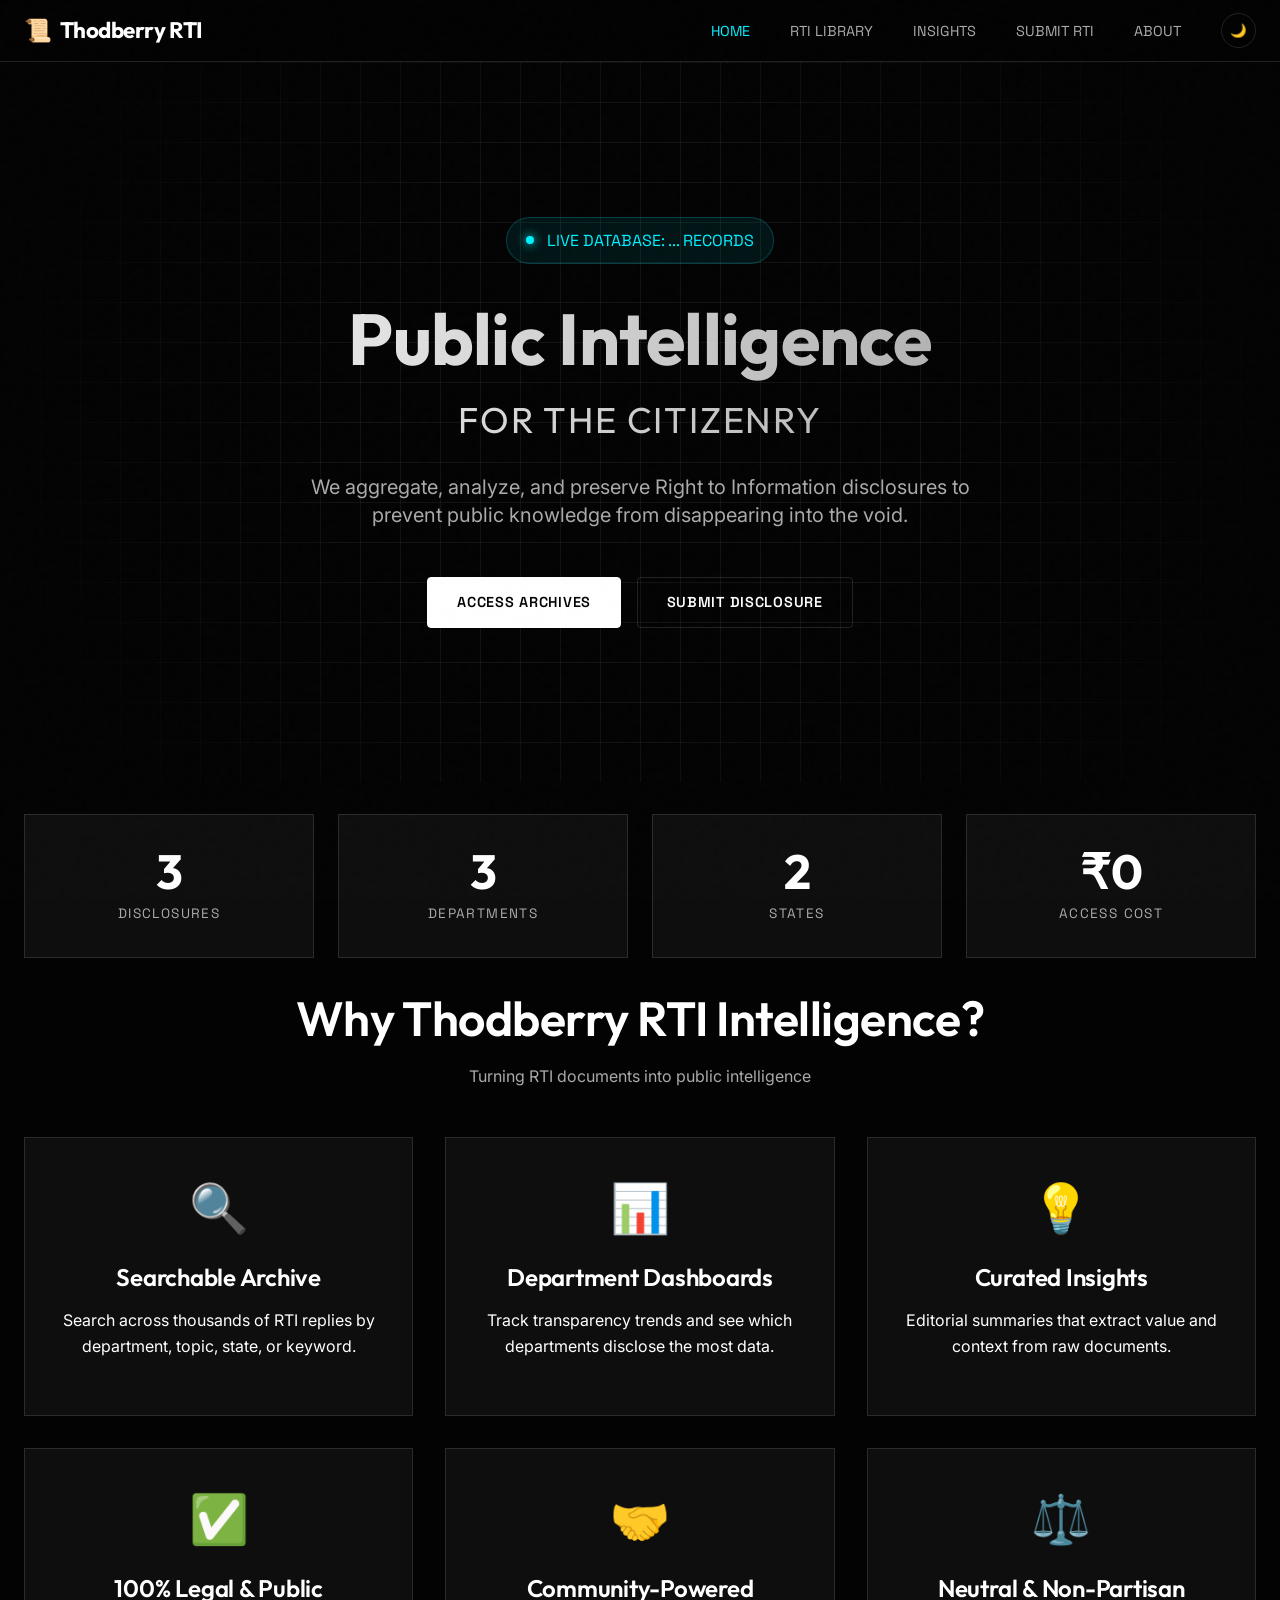
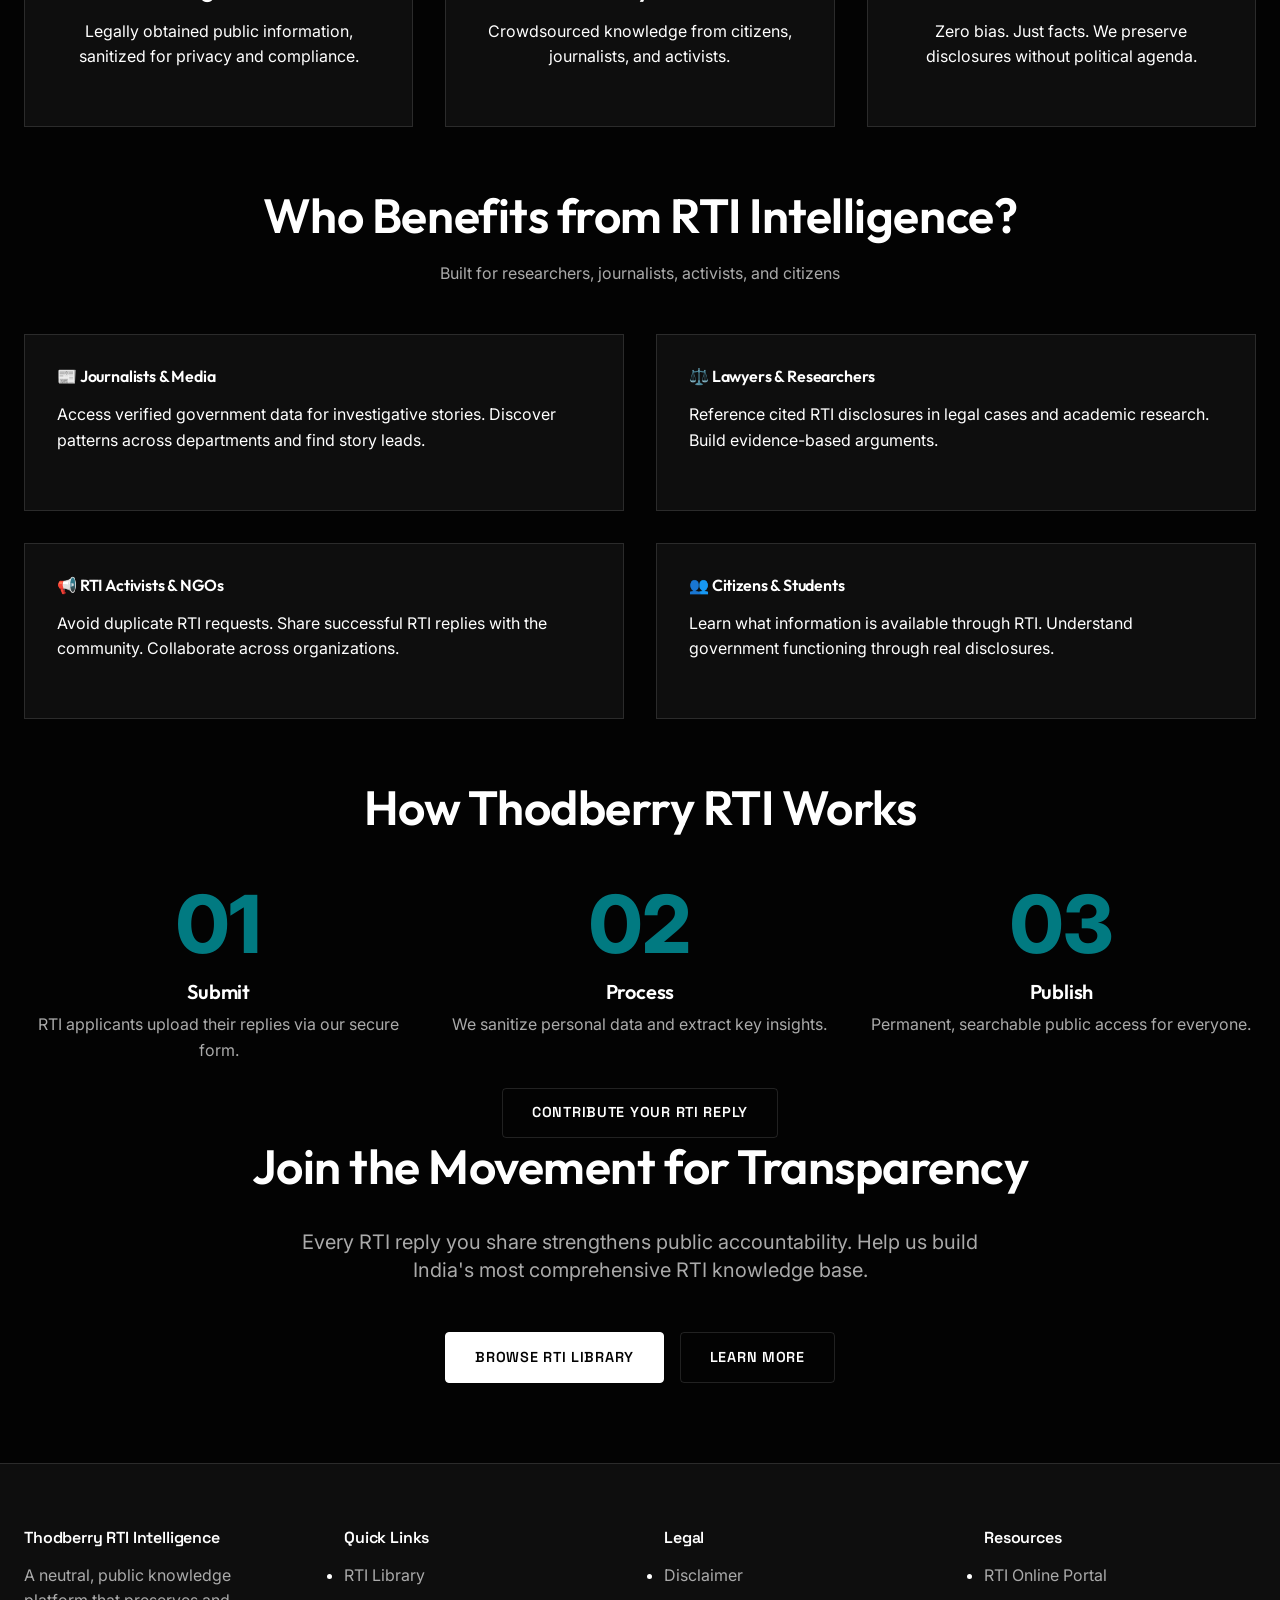
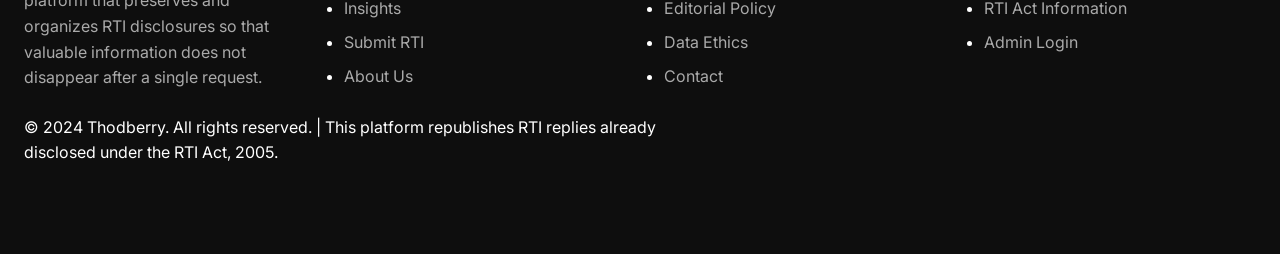
<file: index.html>
<!DOCTYPE html>
<html lang="en">

<head>
  <meta charset="UTF-8">
  <meta name="viewport" content="width=device-width, initial-scale=1.0">
  <meta name="description"
    content="Thodberry RTI Intelligence - A public, searchable platform that organizes Right to Information (RTI) replies from across India into structured, easy-to-understand insights.">
  <meta name="keywords" content="RTI, Right to Information, India, transparency, governance, public information">
  <meta name="author" content="Thodberry">

  <!-- Open Graph -->
  <meta property="og:title" content="Thodberry RTI Intelligence">
  <meta property="og:description" content="Public knowledge platform that preserves and organizes RTI disclosures">
  <meta property="og:type" content="website">

  <title>Thodberry RTI Intelligence | Public RTI Knowledge Platform</title>

  <!-- Fonts -->
  <link rel="preconnect" href="https://fonts.googleapis.com">
  <link rel="preconnect" href="https://fonts.gstatic.com" crossorigin>
  <link
    href="https://fonts.googleapis.com/css2?family=Inter:wght@300;400;500&family=Outfit:wght@500;700;800&family=Space+Grotesk:wght@300;400;500;600&display=swap"
    rel="stylesheet">

  <!-- Stylesheets -->
  <link rel="stylesheet" href="assets/css/main.css">
  <link rel="stylesheet" href="assets/css/components.css">
</head>

<body>

  <!-- Navigation -->
  <nav class="navbar">
    <div class="container navbar-container">
      <a href="index.html" class="navbar-logo">
        <span>📜</span>
        <span>Thodberry RTI</span>
      </a>

      <ul class="navbar-menu">
        <li><a href="index.html" class="navbar-link active">Home</a></li>
        <li><a href="library.html" class="navbar-link">RTI Library</a></li>
        <li><a href="insights.html" class="navbar-link">Insights</a></li>
        <li><a href="submit.html" class="navbar-link">Submit RTI</a></li>
        <li><a href="about.html" class="navbar-link">About</a></li>
        <li>
          <button class="theme-toggle" aria-label="Toggle theme">🌙</button>
        </li>
      </ul>

      <button class="navbar-toggle" aria-label="Toggle navigation">
        <span></span>
        <span></span>
        <span></span>
      </button>
    </div>
  </nav>

  <!-- Hero Section -->
  <section class="hero-section">
    <div class="hero-bg-grid"></div>
    <div class="container text-center relative z-10" style="position: relative; z-index: 10;">

      <div class="hero-stats-pill">
        <span class="pulse-dot"
          style="display:inline-block; width:8px; height:8px; background:var(--accent-primary); border-radius:50%; box-shadow:0 0 10px var(--accent-primary);"></span>
        <span>LIVE DATABASE: <span id="hero-count">...</span> RECORDS</span>
      </div>

      <h1 class="mb-6">
        Public Intelligence<br>
        <span class="text-secondary"
          style="font-weight: 400; font-size: 0.5em; display:block; margin-top: 1rem; letter-spacing: 0.05em;">FOR THE
          CITIZENRY</span>
      </h1>

      <p class="text-xl text-secondary mb-8 hero-desc">
        We aggregate, analyze, and preserve Right to Information disclosures to prevent public knowledge from
        disappearing into the void.
      </p>

      <div class="flex gap-4 justify-center">
        <a href="library.html" class="btn btn-primary">
          Access Archives
        </a>
        <a href="submit.html" class="btn">
          Submit Disclosure
        </a>
      </div>
    </div>
  </section>

  <!-- Statistics: Bento Grid -->
  <section class="section" style="padding-top: 0;">
    <div class="container">
      <div class="stats-grid">
        <div class="stat-card">
          <div class="stat-value" id="total-rtis">0</div>
          <div class="stat-label">Disclosures</div>
        </div>
        <div class="stat-card">
          <div class="stat-value" id="total-departments">0</div>
          <div class="stat-label">Departments</div>
        </div>
        <div class="stat-card">
          <div class="stat-value" id="total-states">0</div>
          <div class="stat-label">States</div>
        </div>
        <div class="stat-card">
          <div class="stat-value">₹0</div>
          <div class="stat-label">Access Cost</div>
        </div>
      </div>
    </div>
  </section>

  <!-- Features -->
  <section class="section">
    <div class="container">
      <div class="text-center mb-8">
        <h2>Why Thodberry RTI Intelligence?</h2>
        <p class="text-lg text-secondary mx-auto text-center force-center">Turning RTI documents into public
          intelligence</p>
      </div>

      <div class="grid grid-3">
        <!-- Card 1 -->
        <div class="card">
          <div class="card-header text-center">
            <div style="font-size: 3rem; margin-bottom: 1rem;">🔍</div>
            <h3 class="card-title">Searchable Archive</h3>
          </div>
          <div class="card-body text-center">
            <p>
              Search across thousands of RTI replies by department, topic, state, or keyword.
            </p>
          </div>
        </div>

        <!-- Card 2 -->
        <div class="card">
          <div class="card-header text-center">
            <div style="font-size: 3rem; margin-bottom: 1rem;">📊</div>
            <h3 class="card-title">Department Dashboards</h3>
          </div>
          <div class="card-body text-center">
            <p>
              Track transparency trends and see which departments disclose the most data.
            </p>
          </div>
        </div>

        <!-- Card 3 -->
        <div class="card">
          <div class="card-header text-center">
            <div style="font-size: 3rem; margin-bottom: 1rem;">💡</div>
            <h3 class="card-title">Curated Insights</h3>
          </div>
          <div class="card-body text-center">
            <p>
              Editorial summaries that extract value and context from raw documents.
            </p>
          </div>
        </div>

        <!-- Card 4 -->
        <div class="card">
          <div class="card-header text-center">
            <div style="font-size: 3rem; margin-bottom: 1rem;">✅</div>
            <h3 class="card-title">100% Legal & Public</h3>
          </div>
          <div class="card-body text-center">
            <p>
              Legally obtained public information, sanitized for privacy and compliance.
            </p>
          </div>
        </div>

        <!-- Card 5 -->
        <div class="card">
          <div class="card-header text-center">
            <div style="font-size: 3rem; margin-bottom: 1rem;">🤝</div>
            <h3 class="card-title">Community-Powered</h3>
          </div>
          <div class="card-body text-center">
            <p>
              Crowdsourced knowledge from citizens, journalists, and activists.
            </p>
          </div>
        </div>

        <!-- Card 6 -->
        <div class="card">
          <div class="card-header text-center">
            <div style="font-size: 3rem; margin-bottom: 1rem;">⚖️</div>
            <h3 class="card-title">Neutral & Non-Partisan</h3>
          </div>
          <div class="card-body text-center">
            <p>
              Zero bias. Just facts. We preserve disclosures without political agenda.
            </p>
          </div>
        </div>
      </div>

      <!-- Spacer -->
      <div style="height: 60px;"></div>
    </div>
  </section>

  <!-- Who Uses This -->
  <section class="section bg-alt">
    <div class="container">
      <div class="text-center mb-8">
        <h2>Who Benefits from RTI Intelligence?</h2>
        <p class="text-lg text-secondary mx-auto text-center force-center">Built for researchers, journalists,
          activists, and
          citizens</p>
      </div>

      <div class="grid grid-2">
        <div class="card card-glass">
          <h4>📰 Journalists & Media</h4>
          <p>Access verified government data for investigative stories. Discover patterns across departments and find
            story leads.</p>
        </div>

        <div class="card card-glass">
          <h4>⚖️ Lawyers & Researchers</h4>
          <p>Reference cited RTI disclosures in legal cases and academic research. Build evidence-based arguments.</p>
        </div>

        <div class="card card-glass">
          <h4>📢 RTI Activists & NGOs</h4>
          <p>Avoid duplicate RTI requests. Share successful RTI replies with the community. Collaborate across
            organizations.</p>
        </div>

        <div class="card card-glass">
          <h4>👥 Citizens & Students</h4>
          <p>Learn what information is available through RTI. Understand government functioning through real
            disclosures.</p>
        </div>
      </div>

      <!-- Spacer -->
      <div style="height: 60px;"></div>
    </div>
  </section>

  <!-- How It Works -->
  <section class="section">
    <div class="container container-narrow">
      <div class="text-center mb-8">
        <h2>How Thodberry RTI Works</h2>
      </div>

      <div class="grid grid-3">
        <!-- Step 1 -->
        <div class="text-center">
          <div
            style="font-size: 5rem; font-weight: 800; color: var(--accent-primary); line-height: 1; margin-bottom: 1rem; opacity: 0.5;">
            01</div>
          <h4 style="font-size: 1.25rem; margin-bottom: 0.5rem;">Submit</h4>
          <p class="text-secondary">RTI applicants upload their replies via our secure form.</p>
        </div>

        <!-- Step 2 -->
        <div class="text-center">
          <div
            style="font-size: 5rem; font-weight: 800; color: var(--accent-primary); line-height: 1; margin-bottom: 1rem; opacity: 0.5;">
            02</div>
          <h4 style="font-size: 1.25rem; margin-bottom: 0.5rem;">Process</h4>
          <p class="text-secondary">We sanitize personal data and extract key insights.</p>
        </div>

        <!-- Step 3 -->
        <div class="text-center">
          <div
            style="font-size: 5rem; font-weight: 800; color: var(--accent-primary); line-height: 1; margin-bottom: 1rem; opacity: 0.5;">
            03</div>
          <h4 style="font-size: 1.25rem; margin-bottom: 0.5rem;">Publish</h4>
          <p class="text-secondary">Permanent, searchable public access for everyone.</p>
        </div>
      </div>

      <div class="text-center mt-8">
        <a href="submit.html" class="btn btn-accent btn-lg">Contribute Your RTI Reply</a>
      </div>
    </div>
  </section>

  <!-- CTA Section -->
  <section class="section bg-alt">
    <div class="container text-center">
      <h2 class="mb-6">Join the Movement for Transparency</h2>
      <p class="text-xl text-secondary mb-8" style="max-width: 700px; margin-left: auto; margin-right: auto;">
        Every RTI reply you share strengthens public accountability.
        Help us build India's most comprehensive RTI knowledge base.
      </p>
      <div class="flex justify-center gap-4 flex-wrap">
        <a href="library.html" class="btn btn-primary btn-lg">Browse RTI Library</a>
        <a href="about.html" class="btn btn-outline btn-lg">Learn More</a>
      </div>
    </div>
  </section>

  <!-- Footer -->
  <footer class="footer">
    <div class="container">
      <div class="footer-grid">
        <div class="footer-section">
          <h4>Thodberry RTI Intelligence</h4>
          <p class="text-secondary">
            A neutral, public knowledge platform that preserves and organizes RTI disclosures
            so that valuable information does not disappear after a single request.
          </p>
        </div>

        <div class="footer-section">
          <h4>Quick Links</h4>
          <ul class="footer-links">
            <li><a href="library.html">RTI Library</a></li>
            <li><a href="insights.html">Insights</a></li>
            <li><a href="submit.html">Submit RTI</a></li>
            <li><a href="about.html">About Us</a></li>
          </ul>
        </div>

        <div class="footer-section">
          <h4>Legal</h4>
          <ul class="footer-links">
            <li><a href="about.html#disclaimer">Disclaimer</a></li>
            <li><a href="about.html#editorial-policy">Editorial Policy</a></li>
            <li><a href="about.html#data-ethics">Data Ethics</a></li>
            <li><a href="about.html#contact">Contact</a></li>
          </ul>
        </div>

        <div class="footer-section">
          <h4>Resources</h4>
          <ul class="footer-links">
            <li><a href="https://rtionline.gov.in" target="_blank" rel="noopener">RTI Online Portal</a></li>
            <li><a href="https://rti.gov.in" target="_blank" rel="noopener">RTI Act Information</a></li>
            <li><a href="admin/login.html">Admin Login</a></li>
          </ul>
        </div>
      </div>

      <div class="footer-bottom">
        <p>&copy; 2024 Thodberry. All rights reserved. | This platform republishes RTI replies already disclosed under
          the RTI Act, 2005.</p>
      </div>
    </div>
  </footer>

  <!-- Scripts -->
  <script src="config.js"></script>
  <script src="assets/js/main.js"></script>

  <!-- Load stats from data -->
  <script>
    async function loadStats() {
      try {
        const response = await fetch('data/rti-data.json');
        const data = await response.json();

        const totalRTIs = data.rtis.length;
        const departments = new Set(data.rtis.map(r => r.department));
        const states = new Set(data.rtis.map(r => r.state));

        animateValue('total-rtis', 0, totalRTIs, 2000);
        animateValue('total-departments', 0, departments.size, 2000);
        animateValue('total-states', 0, states.size, 2000);
        animateValue('total-disclosures', 0, totalRTIs, 2000);
      } catch (error) {
        console.log('Stats will be available once RTI data is added');
      }
    }

    function animateValue(id, start, end, duration) {
      const element = document.getElementById(id);
      if (!element) return;

      const range = end - start;
      const increment = range / (duration / 16);
      let current = start;

      const timer = setInterval(function () {
        current += increment;
        if (current >= end) {
          element.textContent = end;
          clearInterval(timer);
        } else {
          element.textContent = Math.floor(current);
        }
      }, 16);
    }

    loadStats();
  </script>
</body>

</html>
</file>
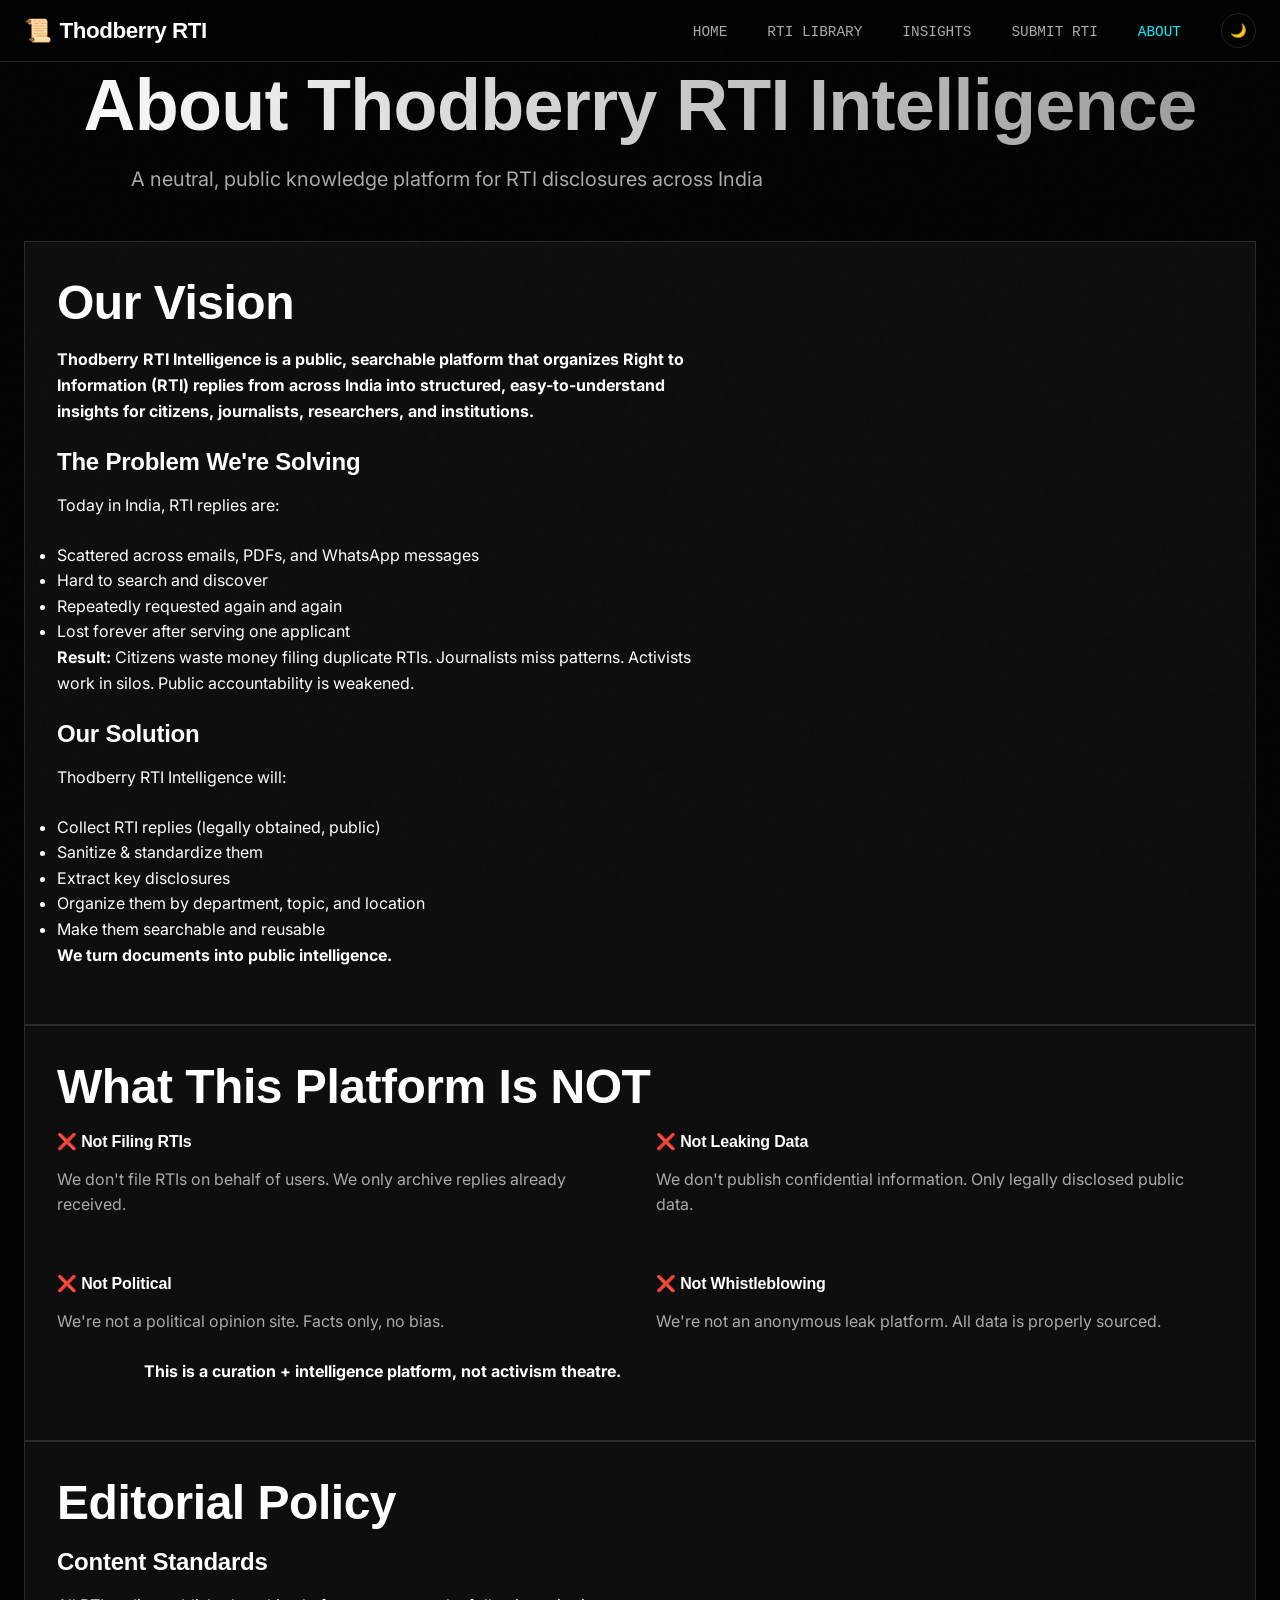
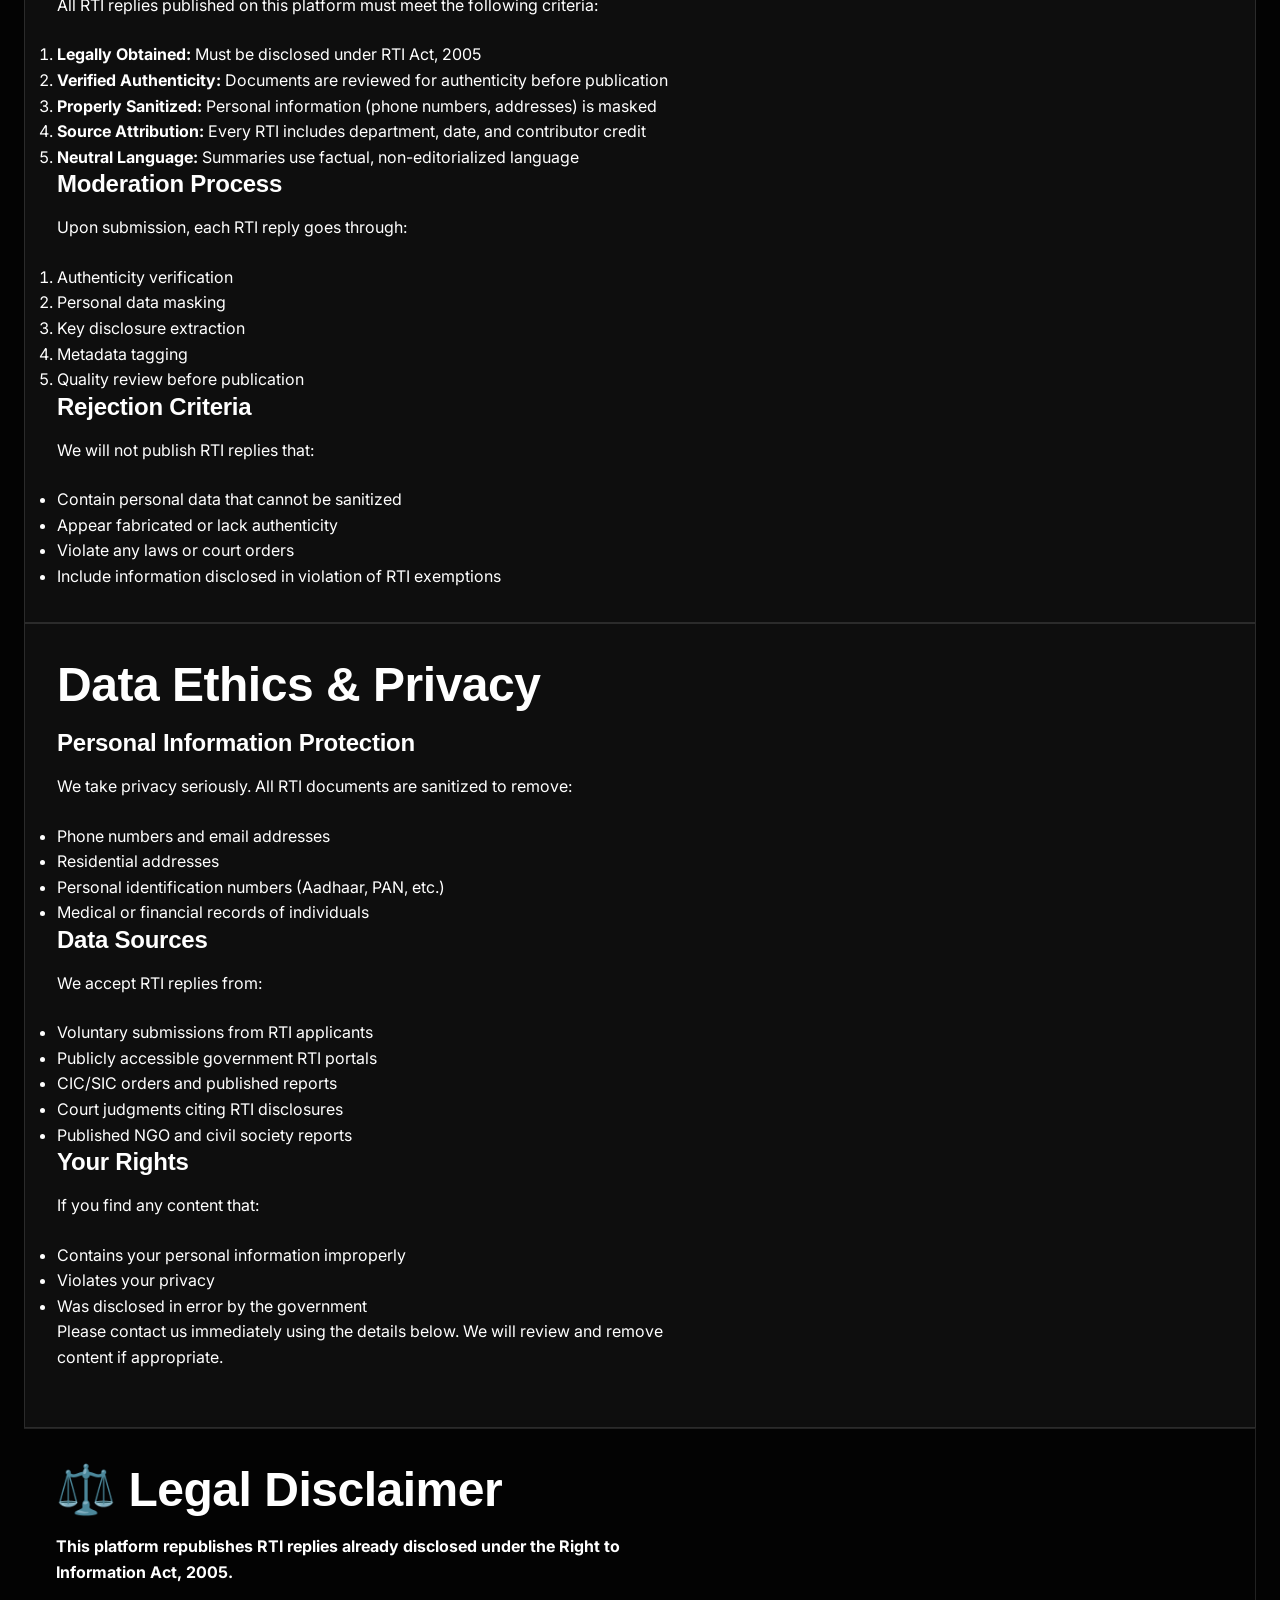
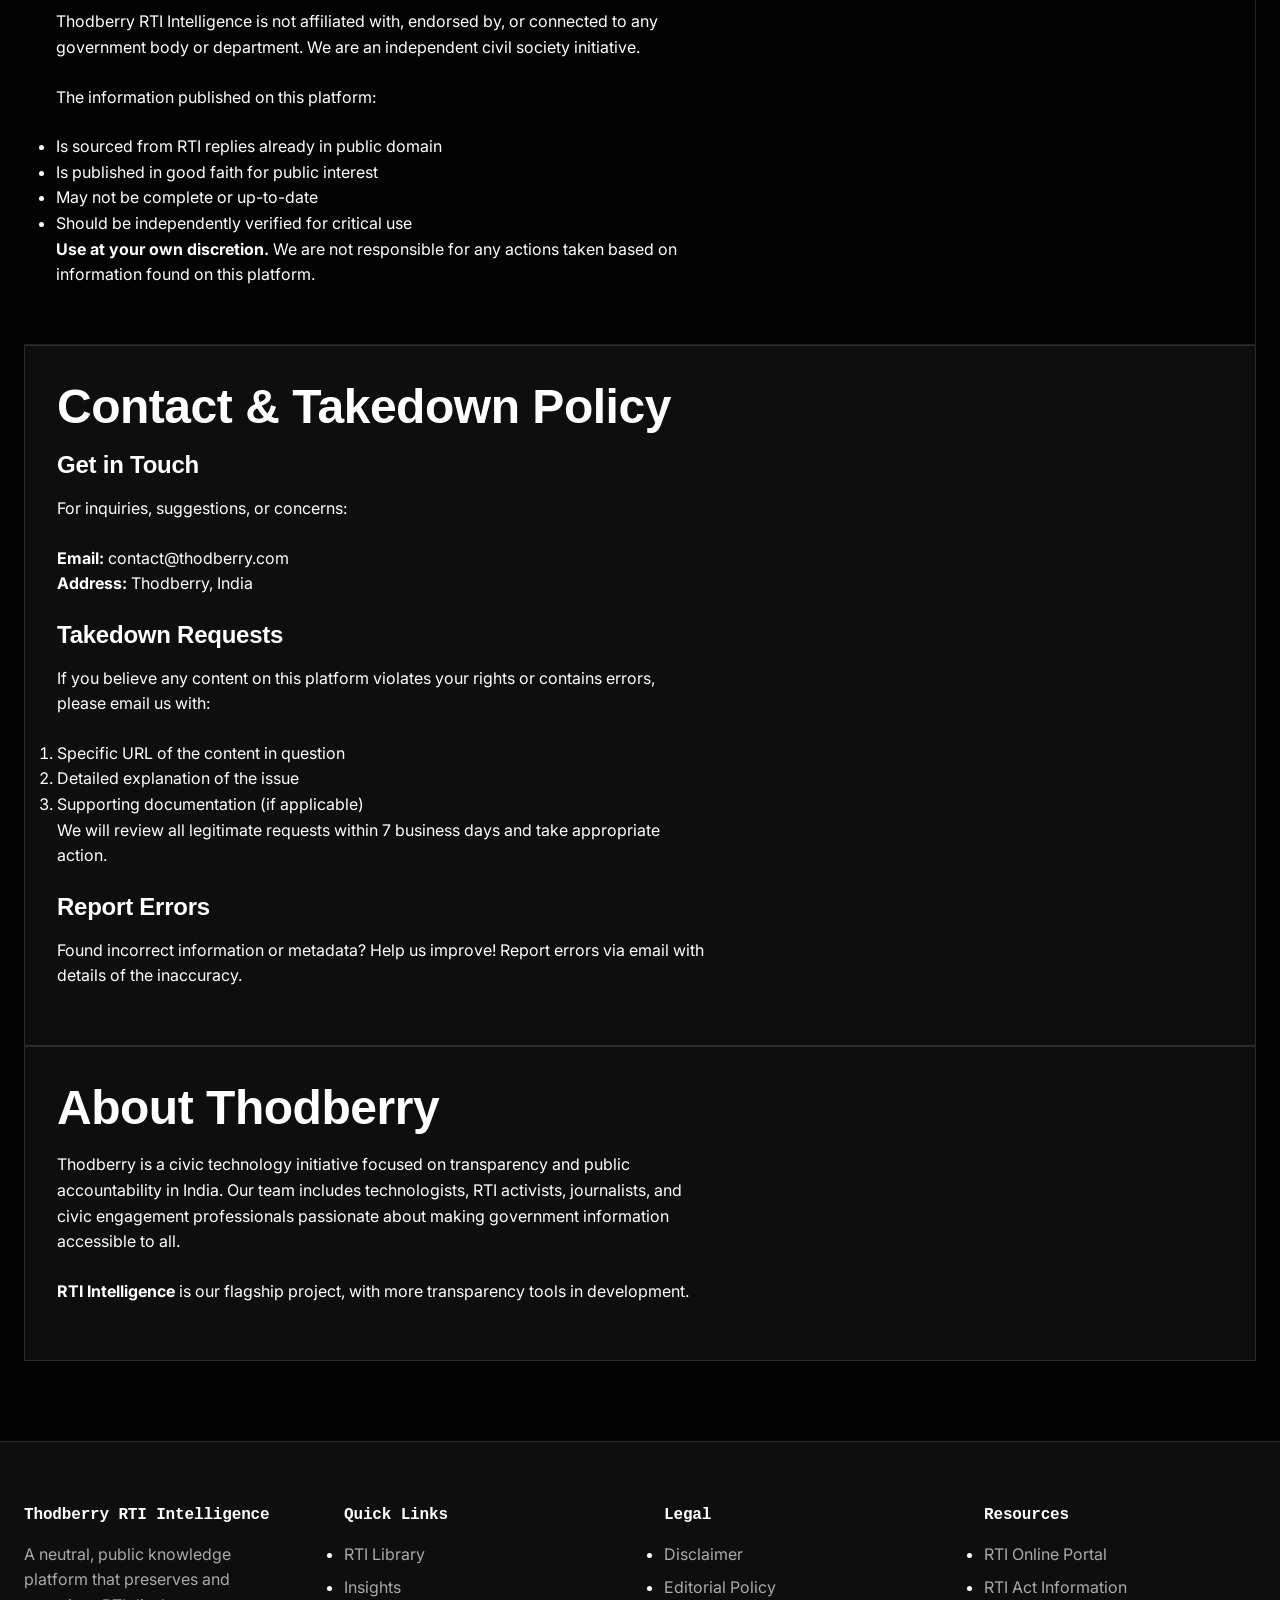
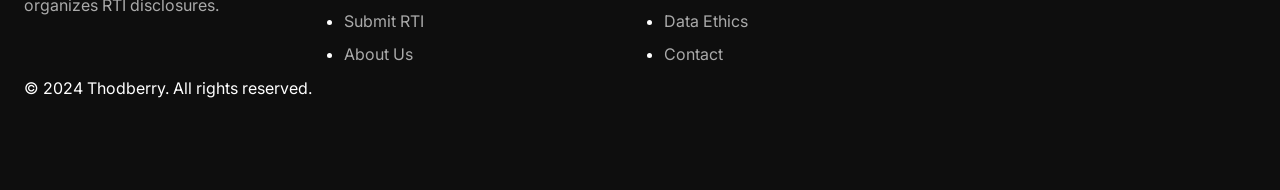
<file: about.html>
<!DOCTYPE html>
<html lang="en">

<head>
    <meta charset="UTF-8">
    <meta name="viewport" content="width=device-width, initial-scale=1.0">
    <meta name="description"
        content="About Thodberry RTI Intelligence - Our mission, editorial policy, legal framework, and data ethics for India's RTI knowledge platform.">
    <title>About | Thodberry RTI Intelligence</title>

    <!-- Fonts -->
    <link rel="preconnect" href="https://fonts.googleapis.com">
    <link rel="preconnect" href="https://fonts.gstatic.com" crossorigin>
    <link
        href="https://fonts.googleapis.com/css2?family=Crimson+Pro:wght@400;600;700&family=Inter:wght@400;500;600;700&display=swap"
        rel="stylesheet">

    <!-- Stylesheets -->
    <link rel="stylesheet" href="assets/css/main.css">
    <link rel="stylesheet" href="assets/css/components.css">
</head>

<body>

    <!-- Navigation -->
    <nav class="navbar">
        <div class="container navbar-container">
            <a href="index.html" class="navbar-logo">
                <span>📜</span>
                <span>Thodberry RTI</span>
            </a>

            <ul class="navbar-menu">
                <li><a href="index.html" class="navbar-link">Home</a></li>
                <li><a href="library.html" class="navbar-link">RTI Library</a></li>
                <li><a href="insights.html" class="navbar-link">Insights</a></li>
                <li><a href="submit.html" class="navbar-link">Submit RTI</a></li>
                <li><a href="about.html" class="navbar-link active">About</a></li>
                <li>
                    <button class="theme-toggle" aria-label="Toggle theme">🌙</button>
                </li>
            </ul>

            <button class="navbar-toggle" aria-label="Toggle navigation">
                <span></span>
                <span></span>
                <span></span>
            </button>
        </div>
    </nav>

    <!-- Page Header -->
    <section class="section" style="padding-top: calc(var(--space-12) + 60px);">
        <div class="container container-narrow">
            <div class="text-center mb-8">
                <h1>About Thodberry RTI Intelligence</h1>
                <p class="text-xl text-secondary">
                    A neutral, public knowledge platform for RTI disclosures across India
                </p>
            </div>
        </div>
    </section>

    <!-- Vision & Mission -->
    <section class="section" id="vision">
        <div class="container container-narrow">
            <div class="card">
                <h2>Our Vision</h2>
                <p class="text-lg">
                    <strong>Thodberry RTI Intelligence is a public, searchable platform that organizes Right to
                        Information (RTI) replies from across India into structured, easy-to-understand insights for
                        citizens, journalists, researchers, and institutions.</strong>
                </p>

                <h3 class="mt-6">The Problem We're Solving</h3>
                <p>Today in India, RTI replies are:</p>
                <ul style="list-style: disc; margin-left: var(--space-6); margin-bottom: var(--space-4);">
                    <li>Scattered across emails, PDFs, and WhatsApp messages</li>
                    <li>Hard to search and discover</li>
                    <li>Repeatedly requested again and again</li>
                    <li>Lost forever after serving one applicant</li>
                </ul>
                <p>
                    <strong>Result:</strong> Citizens waste money filing duplicate RTIs. Journalists miss patterns.
                    Activists work in silos. Public accountability is weakened.
                </p>

                <h3 class="mt-6">Our Solution</h3>
                <p>Thodberry RTI Intelligence will:</p>
                <ul style="list-style: disc; margin-left: var(--space-6); margin-bottom: var(--space-4);">
                    <li>Collect RTI replies (legally obtained, public)</li>
                    <li>Sanitize & standardize them</li>
                    <li>Extract key disclosures</li>
                    <li>Organize them by department, topic, and location</li>
                    <li>Make them searchable and reusable</li>
                </ul>
                <p><strong>We turn documents into public intelligence.</strong></p>
            </div>
        </div>
    </section>

    <!-- What We're NOT -->
    <section class="section bg-alt" id="what-we-are-not">
        <div class="container container-narrow">
            <div class="card">
                <h2>What This Platform Is NOT</h2>
                <div class="grid grid-2 gap-4">
                    <div class="bg-alt rounded-lg p-4">
                        <h4>❌ Not Filing RTIs</h4>
                        <p class="text-sm text-secondary">We don't file RTIs on behalf of users. We only archive replies
                            already received.</p>
                    </div>
                    <div class="bg-alt rounded-lg p-4">
                        <h4>❌ Not Leaking Data</h4>
                        <p class="text-sm text-secondary">We don't publish confidential information. Only legally
                            disclosed public data.</p>
                    </div>
                    <div class="bg-alt rounded-lg p-4">
                        <h4>❌ Not Political</h4>
                        <p class="text-sm text-secondary">We're not a political opinion site. Facts only, no bias.</p>
                    </div>
                    <div class="bg-alt rounded-lg p-4">
                        <h4>❌ Not Whistleblowing</h4>
                        <p class="text-sm text-secondary">We're not an anonymous leak platform. All data is properly
                            sourced.</p>
                    </div>
                </div>
                <p class="mt-6 text-center text-lg">
                    <strong>This is a curation + intelligence platform, not activism theatre.</strong>
                </p>
            </div>
        </div>
    </section>

    <!-- Editorial Policy -->
    <section class="section" id="editorial-policy">
        <div class="container container-narrow">
            <div class="card">
                <h2>Editorial Policy</h2>

                <h3>Content Standards</h3>
                <p>All RTI replies published on this platform must meet the following criteria:</p>
                <ul style="list-style: decimal; margin-left: var(--space-6); margin-bottom: var(--space-4);">
                    <li><strong>Legally Obtained:</strong> Must be disclosed under RTI Act, 2005</li>
                    <li><strong>Verified Authenticity:</strong> Documents are reviewed for authenticity before
                        publication</li>
                    <li><strong>Properly Sanitized:</strong> Personal information (phone numbers, addresses) is masked
                    </li>
                    <li><strong>Source Attribution:</strong> Every RTI includes department, date, and contributor credit
                    </li>
                    <li><strong>Neutral Language:</strong> Summaries use factual, non-editorialized language</li>
                </ul>

                <h3 class="mt-6">Moderation Process</h3>
                <p>Upon submission, each RTI reply goes through:</p>
                <ol style="list-style: decimal; margin-left: var(--space-6); margin-bottom: var(--space-4);">
                    <li>Authenticity verification</li>
                    <li>Personal data masking</li>
                    <li>Key disclosure extraction</li>
                    <li>Metadata tagging</li>
                    <li>Quality review before publication</li>
                </ol>

                <h3 class="mt-6">Rejection Criteria</h3>
                <p>We will not publish RTI replies that:</p>
                <ul style="list-style: disc; margin-left: var(--space-6);">
                    <li>Contain personal data that cannot be sanitized</li>
                    <li>Appear fabricated or lack authenticity</li>
                    <li>Violate any laws or court orders</li>
                    <li>Include information disclosed in violation of RTI exemptions</li>
                </ul>
            </div>
        </div>
    </section>

    <!-- Data Ethics -->
    <section class="section bg-alt" id="data-ethics">
        <div class="container container-narrow">
            <div class="card">
                <h2>Data Ethics & Privacy</h2>

                <h3>Personal Information Protection</h3>
                <p>
                    We take privacy seriously. All RTI documents are sanitized to remove:
                </p>
                <ul style="list-style: disc; margin-left: var(--space-6); margin-bottom: var(--space-4);">
                    <li>Phone numbers and email addresses</li>
                    <li>Residential addresses</li>
                    <li>Personal identification numbers (Aadhaar, PAN, etc.)</li>
                    <li>Medical or financial records of individuals</li>
                </ul>

                <h3 class="mt-6">Data Sources</h3>
                <p>We accept RTI replies from:</p>
                <ul style="list-style: disc; margin-left: var(--space-6); margin-bottom: var(--space-4);">
                    <li>Voluntary submissions from RTI applicants</li>
                    <li>Publicly accessible government RTI portals</li>
                    <li>CIC/SIC orders and published reports</li>
                    <li>Court judgments citing RTI disclosures</li>
                    <li>Published NGO and civil society reports</li>
                </ul>

                <h3 class="mt-6">Your Rights</h3>
                <p>If you find any content that:</p>
                <ul style="list-style: disc; margin-left: var(--space-6);">
                    <li>Contains your personal information improperly</li>
                    <li>Violates your privacy</li>
                    <li>Was disclosed in error by the government</li>
                </ul>
                <p class="mt-4">
                    Please contact us immediately using the details below. We will review and remove content if
                    appropriate.
                </p>
            </div>
        </div>
    </section>

    <!-- Legal Disclaimer -->
    <section class="section" id="disclaimer">
        <div class="container container-narrow">
            <div class="card"
                style="border-left: 4px solid var(--color-warning); background: var(--color-background-alt);">
                <h2>⚖️ Legal Disclaimer</h2>
                <p class="text-lg">
                    <strong>This platform republishes RTI replies already disclosed under the Right to Information Act,
                        2005.</strong>
                </p>
                <p class="mt-4">
                    Thodberry RTI Intelligence is not affiliated with, endorsed by, or connected to any government body
                    or department.
                    We are an independent civil society initiative.
                </p>
                <p class="mt-4">
                    The information published on this platform:
                </p>
                <ul style="list-style: disc; margin-left: var(--space-6); margin-bottom: var(--space-4);">
                    <li>Is sourced from RTI replies already in public domain</li>
                    <li>Is published in good faith for public interest</li>
                    <li>May not be complete or up-to-date</li>
                    <li>Should be independently verified for critical use</li>
                </ul>
                <p class="mt-4">
                    <strong>Use at your own discretion.</strong> We are not responsible for any actions taken based on
                    information found on this platform.
                </p>
            </div>
        </div>
    </section>

    <!-- Contact & Takedown -->
    <section class="section bg-alt" id="contact">
        <div class="container container-narrow">
            <div class="card">
                <h2>Contact & Takedown Policy</h2>

                <h3>Get in Touch</h3>
                <p>For inquiries, suggestions, or concerns:</p>
                <p class="mt-4">
                    <strong>Email:</strong> <a href="mailto:contact@thodberry.com">contact@thodberry.com</a><br>
                    <strong>Address:</strong> Thodberry, India
                </p>

                <h3 class="mt-6">Takedown Requests</h3>
                <p>
                    If you believe any content on this platform violates your rights or contains errors,
                    please email us with:
                </p>
                <ul style="list-style: decimal; margin-left: var(--space-6); margin-bottom: var(--space-4);">
                    <li>Specific URL of the content in question</li>
                    <li>Detailed explanation of the issue</li>
                    <li>Supporting documentation (if applicable)</li>
                </ul>
                <p>
                    We will review all legitimate requests within 7 business days and take appropriate action.
                </p>

                <h3 class="mt-6">Report Errors</h3>
                <p>
                    Found incorrect information or metadata? Help us improve!
                    Report errors via email with details of the inaccuracy.
                </p>
            </div>
        </div>
    </section>

    <!-- Team (Optional) -->
    <section class="section" id="team">
        <div class="container container-narrow">
            <div class="card">
                <h2>About Thodberry</h2>
                <p>
                    Thodberry is a civic technology initiative focused on transparency and public accountability in
                    India.
                    Our team includes technologists, RTI activists, journalists, and civic engagement professionals
                    passionate about making government information accessible to all.
                </p>
                <p class="mt-4">
                    <strong>RTI Intelligence</strong> is our flagship project, with more transparency tools in
                    development.
                </p>
            </div>
        </div>
    </section>

    <!-- Footer -->
    <footer class="footer">
        <div class="container">
            <div class="footer-grid">
                <div class="footer-section">
                    <h4>Thodberry RTI Intelligence</h4>
                    <p class="text-secondary">
                        A neutral, public knowledge platform that preserves and organizes RTI disclosures.
                    </p>
                </div>

                <div class="footer-section">
                    <h4>Quick Links</h4>
                    <ul class="footer-links">
                        <li><a href="library.html">RTI Library</a></li>
                        <li><a href="insights.html">Insights</a></li>
                        <li><a href="submit.html">Submit RTI</a></li>
                        <li><a href="about.html">About Us</a></li>
                    </ul>
                </div>

                <div class="footer-section">
                    <h4>Legal</h4>
                    <ul class="footer-links">
                        <li><a href="about.html#disclaimer">Disclaimer</a></li>
                        <li><a href="about.html#editorial-policy">Editorial Policy</a></li>
                        <li><a href="about.html#data-ethics">Data Ethics</a></li>
                        <li><a href="about.html#contact">Contact</a></li>
                    </ul>
                </div>

                <div class="footer-section">
                    <h4>Resources</h4>
                    <ul class="footer-links">
                        <li><a href="https://rtionline.gov.in" target="_blank" rel="noopener">RTI Online Portal</a></li>
                        <li><a href="https://rti.gov.in" target="_blank" rel="noopener">RTI Act Information</a></li>
                    </ul>
                </div>
            </div>

            <div class="footer-bottom">
                <p>&copy; 2024 Thodberry. All rights reserved.</p>
            </div>
        </div>
    </footer>

    <!-- Scripts -->
    <script src="config.js"></script>
    <script src="assets/js/main.js"></script>
</body>

</html>
</file>
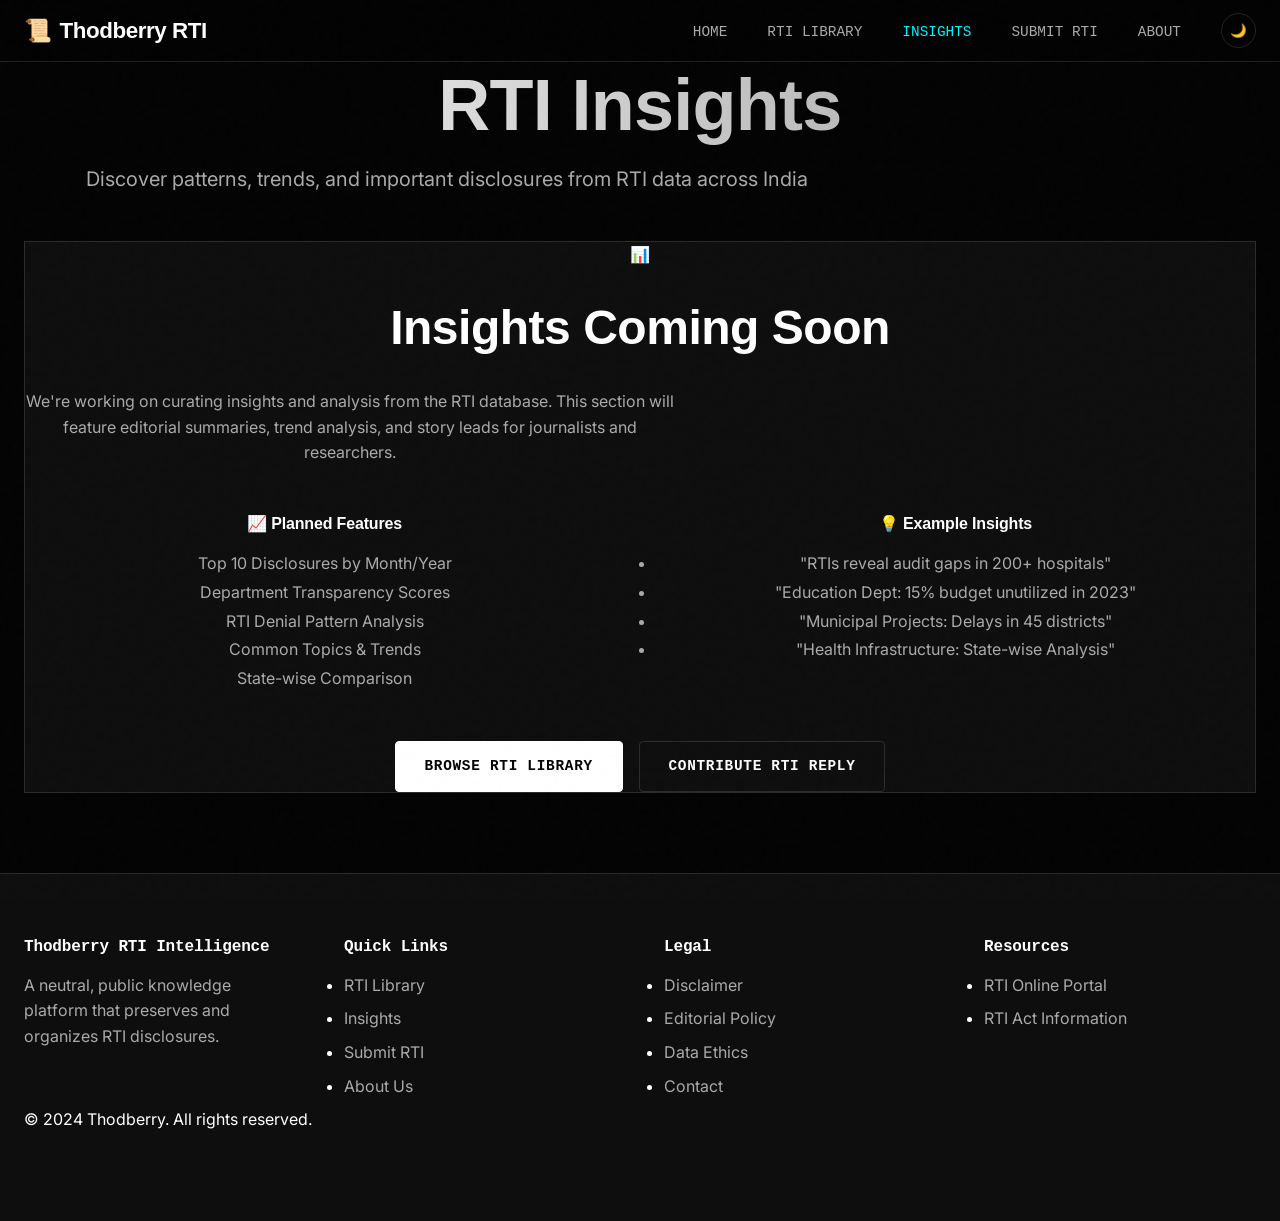
<file: insights.html>
<!DOCTYPE html>
<html lang="en">

<head>
    <meta charset="UTF-8">
    <meta name="viewport" content="width=device-width, initial-scale=1.0">
    <meta name="description"
        content="Insights and analysis from RTI disclosures across India. Discover patterns and trends in government transparency.">
    <title>RTI Insights | Thodberry RTI Intelligence</title>

    <!-- Fonts -->
    <link rel="preconnect" href="https://fonts.googleapis.com">
    <link rel="preconnect" href="https://fonts.gstatic.com" crossorigin>
    <link
        href="https://fonts.googleapis.com/css2?family=Crimson+Pro:wght@400;600;700&family=Inter:wght@400;500;600;700&display=swap"
        rel="stylesheet">

    <!-- Stylesheets -->
    <link rel="stylesheet" href="assets/css/main.css">
    <link rel="stylesheet" href="assets/css/components.css">
</head>

<body>

    <!-- Navigation -->
    <nav class="navbar">
        <div class="container navbar-container">
            <a href="index.html" class="navbar-logo">
                <span>📜</span>
                <span>Thodberry RTI</span>
            </a>

            <ul class="navbar-menu">
                <li><a href="index.html" class="navbar-link">Home</a></li>
                <li><a href="library.html" class="navbar-link">RTI Library</a></li>
                <li><a href="insights.html" class="navbar-link active">Insights</a></li>
                <li><a href="submit.html" class="navbar-link">Submit RTI</a></li>
                <li><a href="about.html" class="navbar-link">About</a></li>
                <li>
                    <button class="theme-toggle" aria-label="Toggle theme">🌙</button>
                </li>
            </ul>

            <button class="navbar-toggle" aria-label="Toggle navigation">
                <span></span>
                <span></span>
                <span></span>
            </button>
        </div>
    </nav>

    <!-- Page Header -->
    <section class="section" style="padding-top: calc(var(--space-12) + 60px);">
        <div class="container container-narrow">
            <div class="text-center mb-8">
                <h1>RTI Insights</h1>
                <p class="text-xl text-secondary">
                    Discover patterns, trends, and important disclosures from RTI data across India
                </p>
            </div>
        </div>
    </section>

    <!-- Coming Soon -->
    <section class="section">
        <div class="container container-narrow">
            <div class="card text-center" style="padding: var(--space-12);">
                <div class="text-6xl mb-6">📊</div>
                <h2 class="mb-6">Insights Coming Soon</h2>
                <p class="text-lg text-secondary mb-8">
                    We're working on curating insights and analysis from the RTI database.
                    This section will feature editorial summaries, trend analysis, and story leads for journalists and
                    researchers.
                </p>

                <div class="grid grid-2 gap-6 mb-8 text-left">
                    <div class="bg-alt rounded-lg p-6">
                        <h4>📈 Planned Features</h4>
                        <ul class="text-sm text-secondary mt-4"
                            style="list-style: disc; margin-left: var(--space-5); line-height: 1.8;">
                            <li>Top 10 Disclosures by Month/Year</li>
                            <li>Department Transparency Scores</li>
                            <li>RTI Denial Pattern Analysis</li>
                            <li>Common Topics & Trends</li>
                            <li>State-wise Comparison</li>
                        </ul>
                    </div>

                    <div class="bg-alt rounded-lg p-6">
                        <h4>💡 Example Insights</h4>
                        <ul class="text-sm text-secondary mt-4"
                            style="list-style: disc; margin-left: var(--space-5); line-height: 1.8;">
                            <li>"RTIs reveal audit gaps in 200+ hospitals"</li>
                            <li>"Education Dept: 15% budget unutilized in 2023"</li>
                            <li>"Municipal Projects: Delays in 45 districts"</li>
                            <li>"Health Infrastructure: State-wise Analysis"</li>
                        </ul>
                    </div>
                </div>

                <div class="flex justify-center gap-4 flex-wrap">
                    <a href="library.html" class="btn btn-primary btn-lg">Browse RTI Library</a>
                    <a href="submit.html" class="btn btn-outline btn-lg">Contribute RTI Reply</a>
                </div>
            </div>
        </div>
    </section>

    <!-- Footer -->
    <footer class="footer">
        <div class="container">
            <div class="footer-grid">
                <div class="footer-section">
                    <h4>Thodberry RTI Intelligence</h4>
                    <p class="text-secondary">
                        A neutral, public knowledge platform that preserves and organizes RTI disclosures.
                    </p>
                </div>

                <div class="footer-section">
                    <h4>Quick Links</h4>
                    <ul class="footer-links">
                        <li><a href="library.html">RTI Library</a></li>
                        <li><a href="insights.html">Insights</a></li>
                        <li><a href="submit.html">Submit RTI</a></li>
                        <li><a href="about.html">About Us</a></li>
                    </ul>
                </div>

                <div class="footer-section">
                    <h4>Legal</h4>
                    <ul class="footer-links">
                        <li><a href="about.html#disclaimer">Disclaimer</a></li>
                        <li><a href="about.html#editorial-policy">Editorial Policy</a></li>
                        <li><a href="about.html#data-ethics">Data Ethics</a></li>
                        <li><a href="about.html#contact">Contact</a></li>
                    </ul>
                </div>

                <div class="footer-section">
                    <h4>Resources</h4>
                    <ul class="footer-links">
                        <li><a href="https://rtionline.gov.in" target="_blank" rel="noopener">RTI Online Portal</a></li>
                        <li><a href="https://rti.gov.in" target="_blank" rel="noopener">RTI Act Information</a></li>
                    </ul>
                </div>
            </div>

            <div class="footer-bottom">
                <p>&copy; 2024 Thodberry. All rights reserved.</p>
            </div>
        </div>
    </footer>

    <!-- Scripts -->
    <script src="config.js"></script>
    <script src="assets/js/main.js"></script>
</body>

</html>
</file>
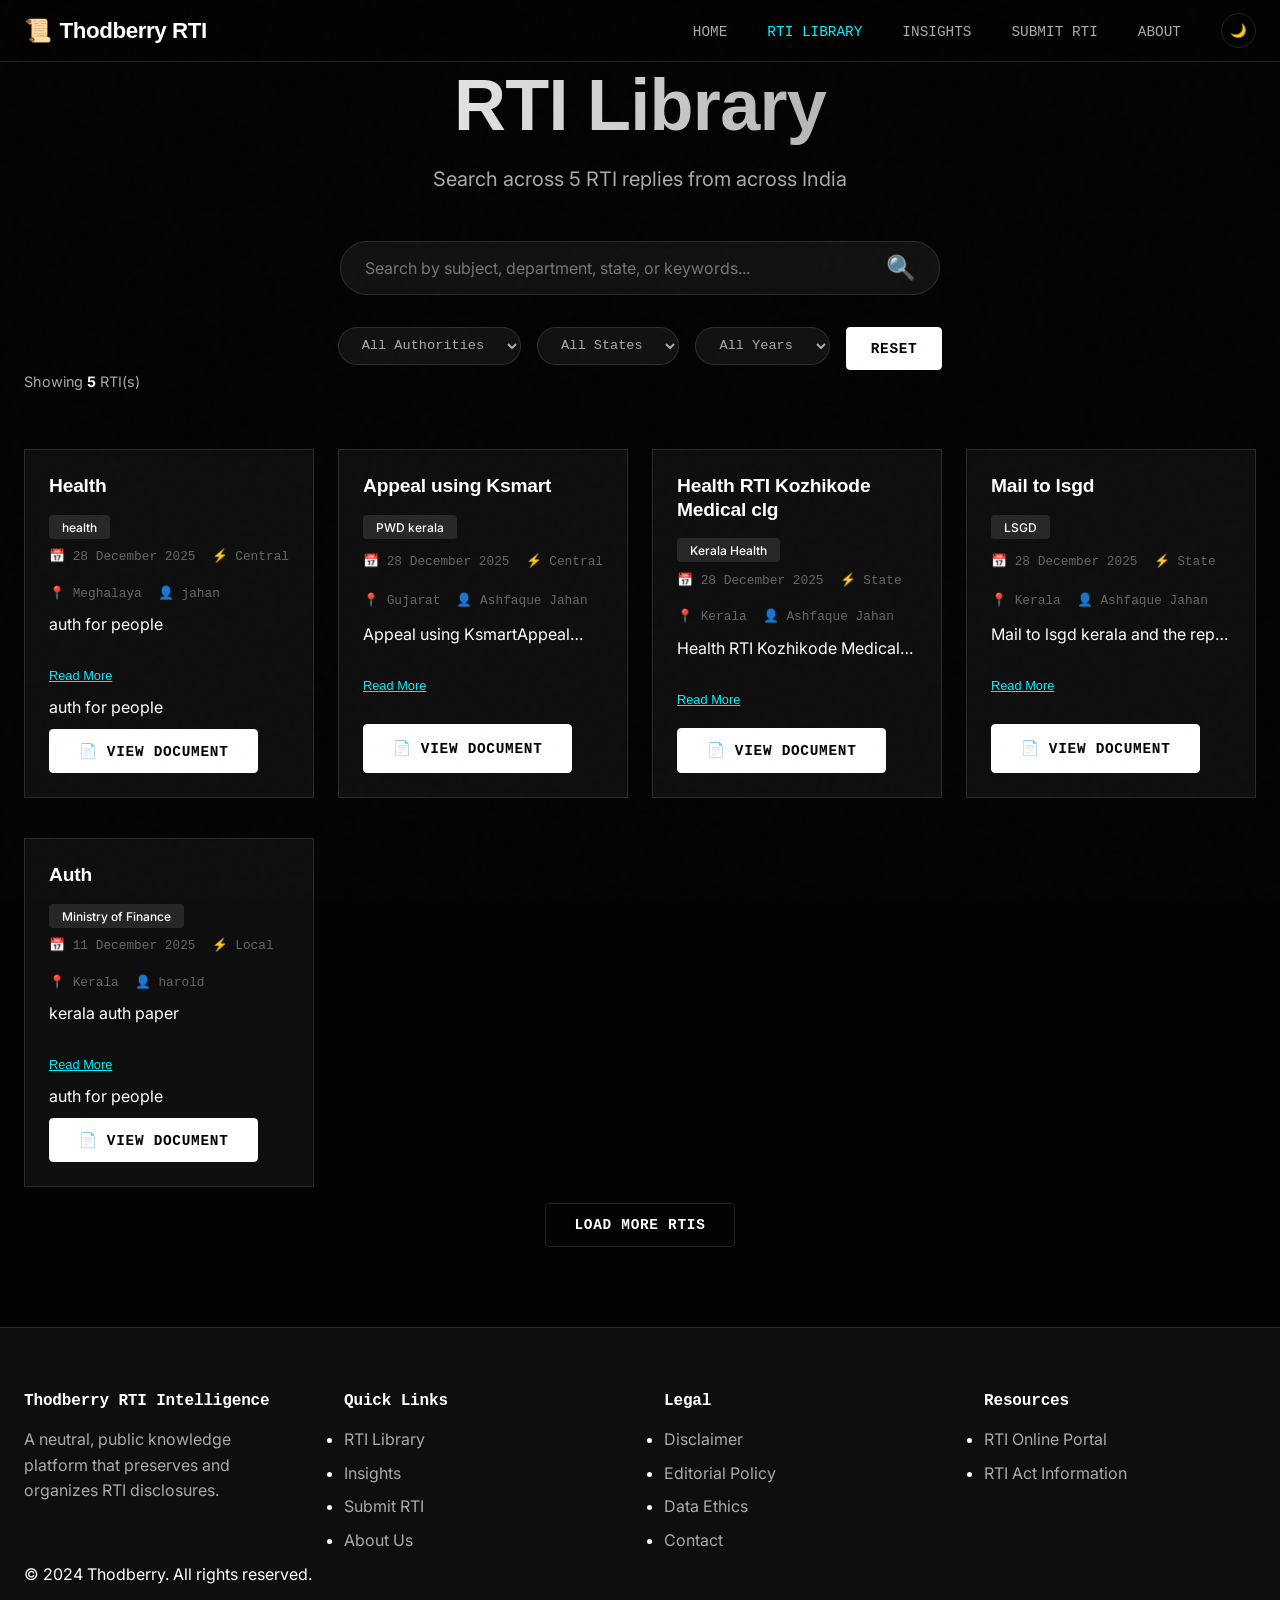
<file: library.html>
<!DOCTYPE html>
<html lang="en">

<head>
    <meta charset="UTF-8">
    <meta name="viewport" content="width=device-width, initial-scale=1.0">
    <meta name="description"
        content="Browse and search RTI replies from across India. Searchable database of Right to Information disclosures.">
    <title>RTI Library | Thodberry RTI Intelligence</title>

    <!-- Fonts -->
    <link rel="preconnect" href="https://fonts.googleapis.com">
    <link rel="preconnect" href="https://fonts.gstatic.com" crossorigin>
    <link
        href="https://fonts.googleapis.com/css2?family=Crimson+Pro:wght@400;600;700&family=Inter:wght@400;500;600;700&display=swap"
        rel="stylesheet">

    <!-- Stylesheets -->
    <link rel="stylesheet" href="assets/css/main.css">
    <link rel="stylesheet" href="assets/css/components.css">
</head>

<body>

    <!-- Navigation -->
    <nav class="navbar">
        <div class="container navbar-container">
            <a href="index.html" class="navbar-logo">
                <span>📜</span>
                <span>Thodberry RTI</span>
            </a>

            <ul class="navbar-menu">
                <li><a href="index.html" class="navbar-link">Home</a></li>
                <li><a href="library.html" class="navbar-link active">RTI Library</a></li>
                <li><a href="insights.html" class="navbar-link">Insights</a></li>
                <li><a href="submit.html" class="navbar-link">Submit RTI</a></li>
                <li><a href="about.html" class="navbar-link">About</a></li>
                <li>
                    <button class="theme-toggle" aria-label="Toggle theme">🌙</button>
                </li>
            </ul>

            <button class="navbar-toggle" aria-label="Toggle navigation">
                <span></span>
                <span></span>
                <span></span>
            </button>
        </div>
    </nav>

    <!-- Page Header -->
    <section class="section" style="padding-top: calc(var(--space-12) + 60px);">
        <div class="container library-search-container">
            <div class="text-center mb-8">
                <h1>RTI Library</h1>
                <p class="text-xl text-secondary mx-auto">
                    Search across <span id="total-count">thousands of</span> RTI replies from across India
                </p>
            </div>

            <!-- Search Bar -->
            <div class="search-input-wrapper">
                <input type="text" id="search-input" placeholder="Search by subject, department, state, or keywords...">
                <span class="search-icon"
                    style="position: absolute; right: 1.5rem; top: 50%; transform: translateY(-50%); font-size: 1.5rem;">🔍</span>
            </div>
        </div>
    </section>

    <!-- Filters -->
    <section class="section" style="padding-top: 0;">
        <div class="container">
            <div class="filter-controls">
                <div class="filter-group">
                    <select id="filter-authority" class="filter-select">
                        <option value="">All Authorities</option>
                        <option value="Central">Central</option>
                        <option value="State">State</option>
                        <option value="Local">Local</option>
                    </select>
                </div>

                <div class="filter-group">
                    <select id="filter-state" class="filter-select">
                        <option value="">All States</option>
                    </select>
                </div>

                <div class="filter-group">
                    <select id="filter-year" class="filter-select">
                        <option value="">All Years</option>
                    </select>
                </div>

                <div class="filter-group">
                    <button id="reset-filters" class="btn btn-primary" style="padding: 0.8rem 1.5rem;">
                        Reset
                    </button>
                </div>
            </div>
        </div>
    </section>

    <!-- RTI Results -->
    <section class="section" style="padding-top: 0;">
        <div class="container">
            <div class="flex justify-between items-center mb-6">
                <p class="text-secondary" style="font-size: 0.9rem;">
                    Showing <span id="result-count" style="color: white; font-weight: bold;">0</span> RTI(s)
                </p>
                <!-- Sort removed as requested -->
            </div>

            <div id="rti-results" class="rti-grid-results">
                <p class="text-center text-muted py-8" style="grid-column: 1 / -1;">Loading RTI library...</p>
            </div>

            <!-- Load More Button -->
            <div id="load-more-container" class="text-center mt-8 hidden">
                <button id="load-more-btn" class="btn btn-outline btn-lg">
                    Load More RTIs
                </button>
            </div>
        </div>
    </section>

    <!-- Footer -->
    <footer class="footer">
        <div class="container">
            <div class="footer-grid">
                <div class="footer-section">
                    <h4>Thodberry RTI Intelligence</h4>
                    <p class="text-secondary">
                        A neutral, public knowledge platform that preserves and organizes RTI disclosures.
                    </p>
                </div>

                <div class="footer-section">
                    <h4>Quick Links</h4>
                    <ul class="footer-links">
                        <li><a href="library.html">RTI Library</a></li>
                        <li><a href="insights.html">Insights</a></li>
                        <li><a href="submit.html">Submit RTI</a></li>
                        <li><a href="about.html">About Us</a></li>
                    </ul>
                </div>

                <div class="footer-section">
                    <h4>Legal</h4>
                    <ul class="footer-links">
                        <li><a href="about.html#disclaimer">Disclaimer</a></li>
                        <li><a href="about.html#editorial-policy">Editorial Policy</a></li>
                        <li><a href="about.html#data-ethics">Data Ethics</a></li>
                        <li><a href="about.html#contact">Contact</a></li>
                    </ul>
                </div>

                <div class="footer-section">
                    <h4>Resources</h4>
                    <ul class="footer-links">
                        <li><a href="https://rtionline.gov.in" target="_blank" rel="noopener">RTI Online Portal</a></li>
                        <li><a href="https://rti.gov.in" target="_blank" rel="noopener">RTI Act Information</a></li>
                    </ul>
                </div>
            </div>

            <div class="footer-bottom">
                <p>&copy; 2024 Thodberry. All rights reserved.</p>
            </div>
        </div>
    </footer>

    <!-- Document Modal -->
    <div id="doc-modal" class="modal-overlay">
        <div class="modal-content">
            <div class="modal-header">
                <h3 id="modal-title" class="modal-title">Document Viewer</h3>
                <button id="modal-close" class="modal-close">&times;</button>
            </div>
            <div class="modal-body">
                <iframe id="doc-frame" src=""></iframe>
            </div>
        </div>
    </div>

    <!-- Scripts -->
    <script src="config.js"></script>
    <script src="assets/js/main.js"></script>

    <script>
        let allRTIs = [];
        let filteredRTIs = [];
        let displayedCount = 0;
        const ITEMS_PER_PAGE = 20;

        // Modal Elements
        const modal = document.getElementById('doc-modal');
        const modalTitle = document.getElementById('modal-title');
        const modalFrame = document.getElementById('doc-frame');
        const modalClose = document.getElementById('modal-close');

        // Close Modal
        modalClose.addEventListener('click', () => {
            modal.classList.remove('active');
            modalFrame.src = ''; // Clear source to stop playing/loading
        });

        // Close on click outside
        modal.addEventListener('click', (e) => {
            if (e.target === modal) {
                modal.classList.remove('active');
                modalFrame.src = '';
            }
        });

        // Open Modal (Updated with description)
        function openDocument(url, title, description) {
            modalTitle.textContent = title || 'Document Viewer';

            // Allow checking description in modal too if passed
            // For now, we mainly use the iframe
            modalFrame.src = url;
            modal.classList.add('active');
        }

        // Toggle Disclosure Text
        function toggleDisclosure(id) {
            const el = document.getElementById(id);
            if (el) {
                el.classList.toggle('expanded');
                // Toggle button text
                const btn = el.nextElementSibling;
                if (btn) {
                    btn.textContent = el.classList.contains('expanded') ? 'Show Less' : 'Read More';
                }
            }
        }

        // Make global
        window.openDocument = openDocument;
        window.toggleDisclosure = toggleDisclosure;

        // Load RTI data
        async function loadRTIData() {
            try {
                const response = await fetch('data/rti-data.json');
                const data = await response.json();
                allRTIs = data.rtis || [];
                filteredRTIs = [...allRTIs];

                // Update total count
                document.getElementById('total-count').textContent = allRTIs.length;

                // Populate filter options
                populateFilters();

                // Display initial results
                displayResults();

            } catch (error) {
                console.error('Error loading RTI data:', error);
                document.getElementById('rti-results').innerHTML = `
          <div class="card text-center" style="grid-column: 1 / -1;">
            <h3>No RTI Data Available Yet</h3>
            <p class="text-secondary mb-4">The library is being built. Check back soon or submit your own RTI reply!</p>
            <a href="submit.html" class="btn btn-primary">Submit RTI Reply</a>
          </div>
        `;
            }
        }


        // Populate filter dropdowns
        function populateFilters() {
            // States
            const states = [...new Set(allRTIs.map(r => r.state).filter(s => s))].sort();
            const stateSelect = document.getElementById('filter-state');
            states.forEach(state => {
                const option = document.createElement('option');
                option.value = state;
                option.textContent = state;
                stateSelect.appendChild(option);
            });

            // Years
            const years = [...new Set(allRTIs.map(r => r.year).filter(y => y))].sort().reverse();
            const yearSelect = document.getElementById('filter-year');
            years.forEach(year => {
                const option = document.createElement('option');
                option.value = year;
                option.textContent = year;
                yearSelect.appendChild(option);
            });
        }

        // Filter RTIs
        function filterRTIs() {
            const searchTerm = document.getElementById('search-input').value.toLowerCase();
            const authorityFilter = document.getElementById('filter-authority').value;
            const stateFilter = document.getElementById('filter-state').value;
            const yearFilter = document.getElementById('filter-year').value;

            filteredRTIs = allRTIs.filter(rti => {
                // Search filter
                const matchesSearch = !searchTerm ||
                    rti.subject.toLowerCase().includes(searchTerm) ||
                    rti.department.toLowerCase().includes(searchTerm) ||
                    (rti.disclosure && rti.disclosure.toLowerCase().includes(searchTerm)) ||
                    (rti.state && rti.state.toLowerCase().includes(searchTerm)) ||
                    (rti.tags && rti.tags.some(tag => tag.toLowerCase().includes(searchTerm)));

                // Authority filter
                const matchesAuthority = !authorityFilter || rti.authority === authorityFilter;

                // State filter
                const matchesState = !stateFilter || rti.state === stateFilter;

                // Year filter
                const matchesYear = !yearFilter || rti.year === parseInt(yearFilter);

                return matchesSearch && matchesAuthority && matchesState && matchesYear;
            });

            // Sort results
            sortResults();

            // Reset and display
            displayedCount = 0;
            displayResults();
        }

        // Sort results (Default: Newest)
        function sortResults() {
            // Always sort by newest first
            filteredRTIs.sort((a, b) => new Date(b.uploadDate || b.date) - new Date(a.uploadDate || a.date));
        }

        // Display results
        function displayResults() {
            const resultsContainer = document.getElementById('rti-results');
            document.getElementById('result-count').textContent = filteredRTIs.length;

            if (filteredRTIs.length === 0) {
                resultsContainer.innerHTML = `
          <div class="card text-center" style="grid-column: 1 / -1;">
            <h3>No RTIs Found</h3>
            <p class="text-secondary">Try adjusting your search or filters</p>
          </div>
        `;
                document.getElementById('load-more-container').classList.add('hidden');
                return;
            }

            // Get items to display
            const itemsToShow = filteredRTIs.slice(0, displayedCount + ITEMS_PER_PAGE);
            displayedCount = itemsToShow.length;

            // Render RTI cards
            const html = itemsToShow.map((rti, index) => {
                // Escape quotes for JS function calls
                const safeSubject = (rti.subject || "").replace(/'/g, "\\'");
                const safeUrl = (rti.documentUrl || "");

                return `
        <div class="rti-card" data-rti-id="${rti.id}">
          <div class="rti-card-header">
            <div>
              <h3 class="rti-card-title">${rti.subject}</h3>
            </div>
            <span class="department-badge">${rti.department}</span>
          </div>
          
          <div class="rti-card-meta">
            ${rti.date ? `<span>📅 ${formatDate(rti.date)}</span>` : ''}
            <span>⚡ ${rti.authority}</span>
            ${rti.state ? `<span>📍 ${rti.state}</span>` : ''}
            ${rti.uploadedBy ? `<span>👤 ${rti.uploadedBy}</span>` : ''}
          </div>
          
          ${rti.disclosure ? `
                <div class="disclosure-container">
                    <p class="rti-card-disclosure text-line-clamp" id="disc-${rti.id}-${index}">${rti.disclosure}</p>
                    <button class="read-more-btn" onclick="toggleDisclosure('disc-${rti.id}-${index}')">Read More</button>
                </div>
            ` : ''}
          
          <div class="rti-card-tags">
            ${(rti.tags || []).map(tag => `<span class="tag">${tag}</span>`).join('')}
          </div>
          
          <div class="flex gap-3 mt-4">
            ${safeUrl ? `<button onclick="openDocument('${safeUrl}', '${safeSubject}')" class="btn btn-sm btn-primary">📄 View Document</button>` : ''}
          </div>
        </div>
      `}).join('');

            resultsContainer.innerHTML = html;

            // Show/hide load more button
            if (displayedCount < filteredRTIs.length) {
                document.getElementById('load-more-container').classList.remove('hidden');
            } else {
                document.getElementById('load-more-container').classList.add('hidden');
            }
        }

        // Event listeners
        document.getElementById('search-input').addEventListener('input', debounce(filterRTIs, 300));
        document.getElementById('filter-authority').addEventListener('change', filterRTIs);
        document.getElementById('filter-state').addEventListener('change', filterRTIs);
        document.getElementById('filter-year').addEventListener('change', filterRTIs);

        // Sort results (Default: Newest)
        function sortResults() {
            filteredRTIs.sort((a, b) => new Date(b.uploadDate || b.date) - new Date(a.uploadDate || a.date));
        }

        document.getElementById('reset-filters').addEventListener('click', () => {
            document.getElementById('search-input').value = '';
            document.getElementById('filter-authority').value = '';
            document.getElementById('filter-state').value = '';
            document.getElementById('filter-year').value = '';
            filterRTIs();
        });

        document.getElementById('load-more-btn').addEventListener('click', displayResults);

        // Load data on page load
        loadRTIData();
    </script>
</body>

</html>
</file>
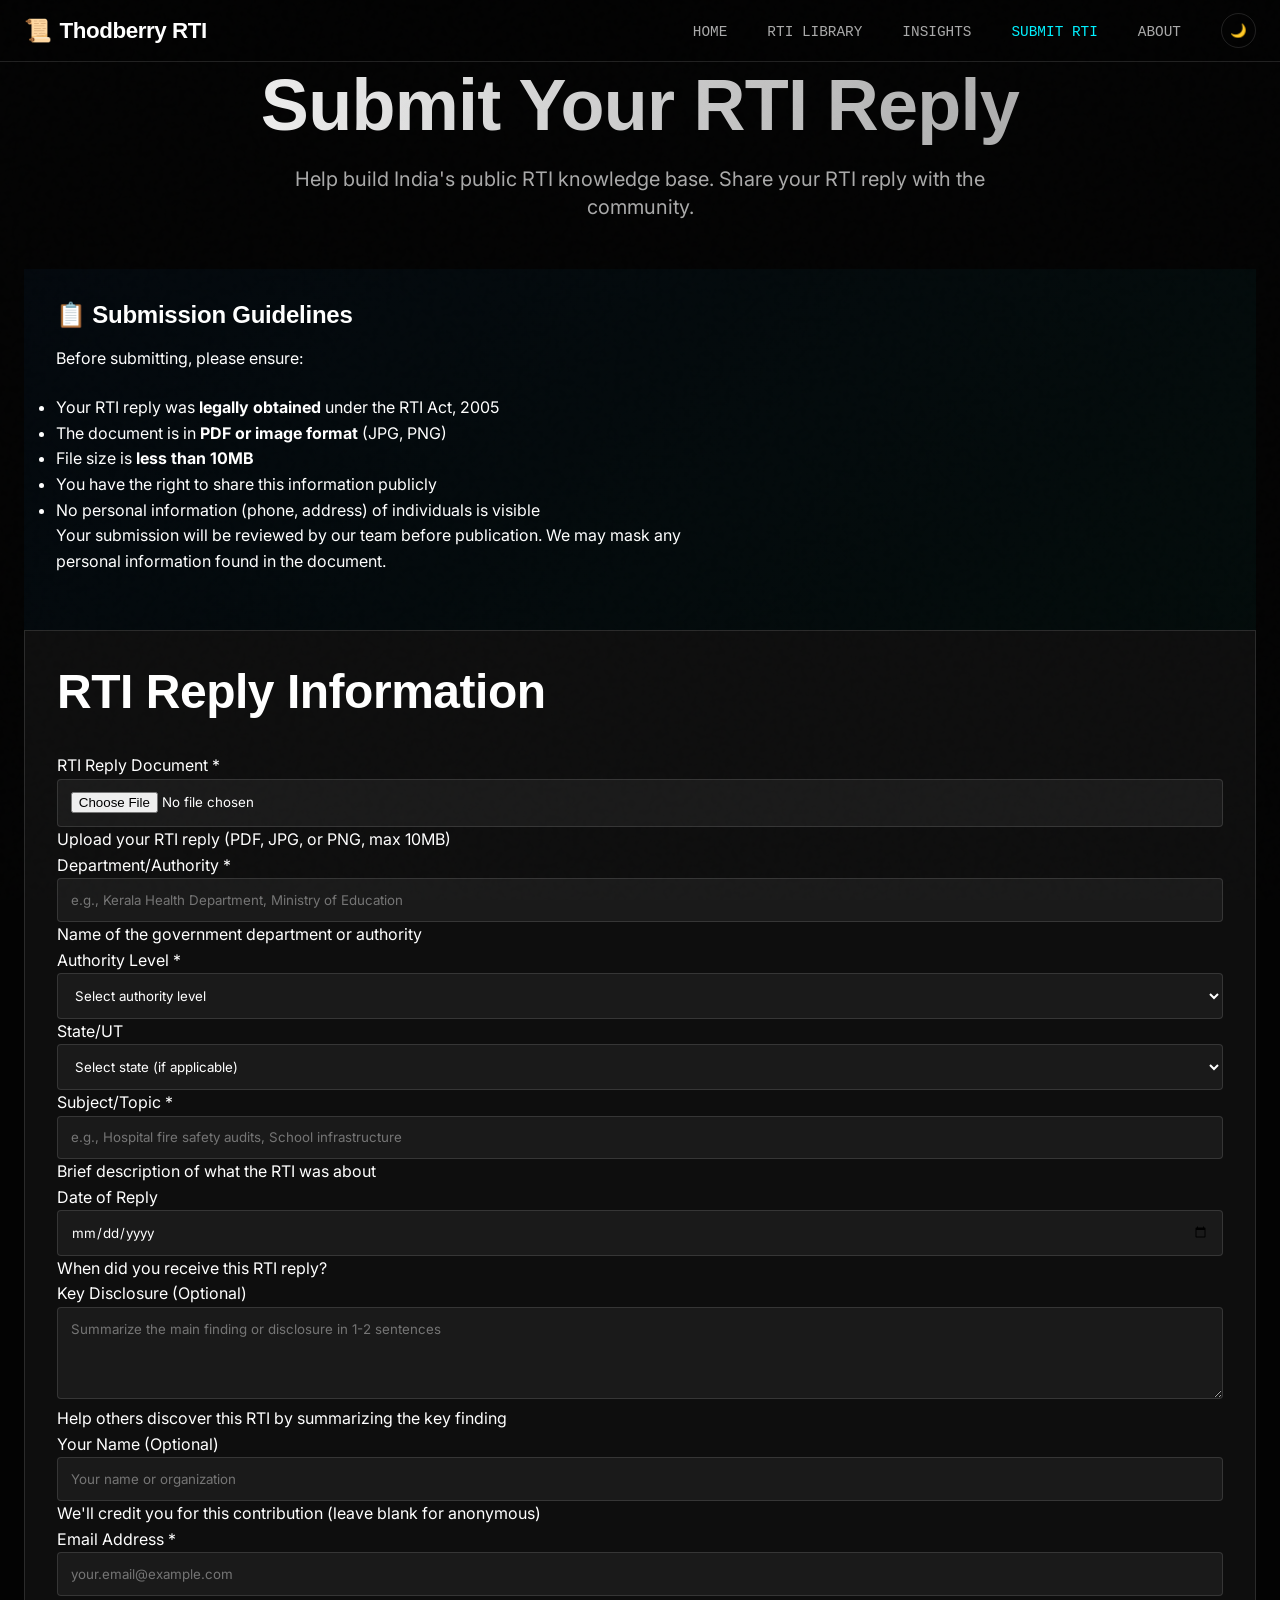
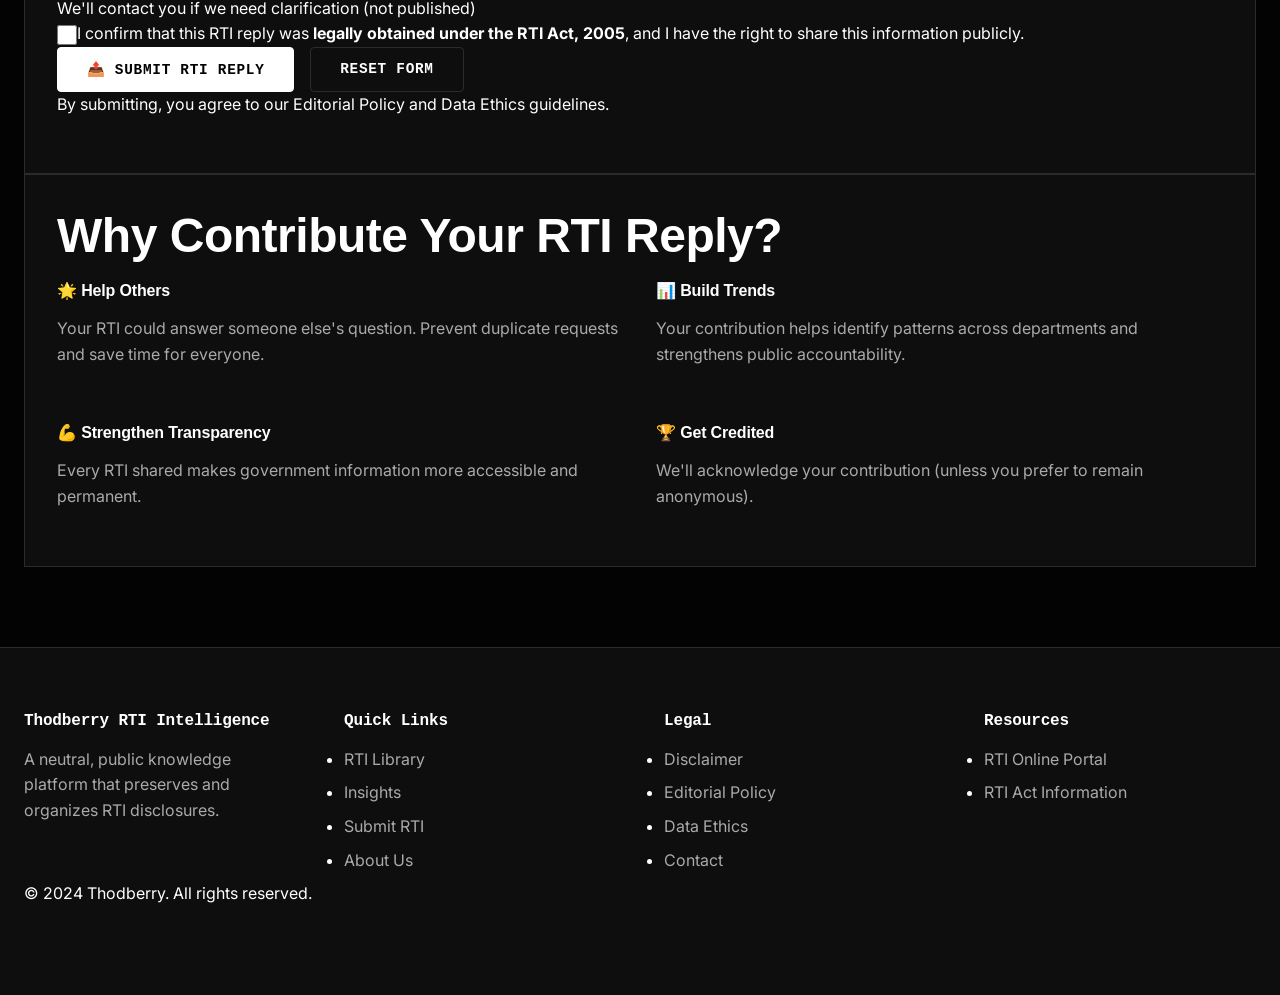
<file: submit.html>
<!DOCTYPE html>
<html lang="en">

<head>
    <meta charset="UTF-8">
    <meta name="viewport" content="width=device-width, initial-scale=1.0">
    <meta name="description"
        content="Submit your RTI reply to Thodberry RTI Intelligence. Help build India's public RTI knowledge base.">
    <title>Submit RTI Reply | Thodberry RTI Intelligence</title>

    <!-- Fonts -->
    <link rel="preconnect" href="https://fonts.googleapis.com">
    <link rel="preconnect" href="https://fonts.gstatic.com" crossorigin>
    <link
        href="https://fonts.googleapis.com/css2?family=Crimson+Pro:wght@400;600;700&family=Inter:wght@400;500;600;700&display=swap"
        rel="stylesheet">

    <!-- Stylesheets -->
    <link rel="stylesheet" href="assets/css/main.css">
    <link rel="stylesheet" href="assets/css/components.css">
</head>

<body>

    <!-- Navigation -->
    <nav class="navbar">
        <div class="container navbar-container">
            <a href="index.html" class="navbar-logo">
                <span>📜</span>
                <span>Thodberry RTI</span>
            </a>

            <ul class="navbar-menu">
                <li><a href="index.html" class="navbar-link">Home</a></li>
                <li><a href="library.html" class="navbar-link">RTI Library</a></li>
                <li><a href="insights.html" class="navbar-link">Insights</a></li>
                <li><a href="submit.html" class="navbar-link active">Submit RTI</a></li>
                <li><a href="about.html" class="navbar-link">About</a></li>
                <li>
                    <button class="theme-toggle" aria-label="Toggle theme">🌙</button>
                </li>
            </ul>

            <button class="navbar-toggle" aria-label="Toggle navigation">
                <span></span>
                <span></span>
                <span></span>
            </button>
        </div>
    </nav>

    <!-- Page Header -->
    <section class="section" style="padding-top: calc(var(--space-12) + 60px);">
        <div class="container container-narrow">
            <div class="text-center mb-8">
                <h1>Submit Your RTI Reply</h1>
                <p class="text-xl text-secondary mx-auto text-center" style="max-width: 700px;">
                    Help build India's public RTI knowledge base. Share your RTI reply with the community.
                </p>
            </div>
        </div>
    </section>

    <!-- Guidelines -->
    <section class="section">
        <div class="container container-narrow">
            <div class="card"
                style="background: linear-gradient(135deg, rgba(0, 102, 204, 0.05) 0%, rgba(0, 168, 150, 0.05) 100%); border: 2px solid var(--color-primary);">
                <h3>📋 Submission Guidelines</h3>
                <p>Before submitting, please ensure:</p>
                <ul style="list-style: disc; margin-left: var(--space-6); margin-bottom: var(--space-4);">
                    <li>Your RTI reply was <strong>legally obtained</strong> under the RTI Act, 2005</li>
                    <li>The document is in <strong>PDF or image format</strong> (JPG, PNG)</li>
                    <li>File size is <strong>less than 10MB</strong></li>
                    <li>You have the right to share this information publicly</li>
                    <li>No personal information (phone, address) of individuals is visible</li>
                </ul>
                <p class="text-sm text-muted mt-4">
                    Your submission will be reviewed by our team before publication. We may mask any personal
                    information found in the document.
                </p>
            </div>
        </div>
    </section>

    <!-- Submission Form -->
    <section class="section">
        <div class="container container-narrow">
            <form id="rti-submit-form" class="card">
                <h2 class="mb-6">RTI Reply Information</h2>

                <!-- File Upload -->
                <div class="form-group">
                    <label class="form-label" for="rti-file">
                        RTI Reply Document <span style="color: var(--color-error);">*</span>
                    </label>
                    <input type="file" id="rti-file" name="rti-file" accept=".pdf,.jpg,.jpeg,.png" required
                        class="form-input">
                    <span class="form-help">Upload your RTI reply (PDF, JPG, or PNG, max 10MB)</span>
                    <div class="file-info hidden mt-3"></div>
                </div>

                <!-- Department -->
                <div class="form-group">
                    <label class="form-label" for="department">
                        Department/Authority <span style="color: var(--color-error);">*</span>
                    </label>
                    <input type="text" id="department" name="department"
                        placeholder="e.g., Kerala Health Department, Ministry of Education" required class="form-input">
                    <span class="form-help">Name of the government department or authority</span>
                </div>

                <!-- State/Central -->
                <div class="form-group">
                    <label class="form-label" for="authority-type">
                        Authority Level <span style="color: var(--color-error);">*</span>
                    </label>
                    <select id="authority-type" name="authority-type" required class="form-select">
                        <option value="">Select authority level</option>
                        <option value="Central">Central Government</option>
                        <option value="State">State Government</option>
                        <option value="Local">Local Body</option>
                    </select>
                </div>

                <!-- State (if applicable) -->
                <div class="form-group">
                    <label class="form-label" for="state">
                        State/UT
                    </label>
                    <select id="state" name="state" class="form-select">
                        <option value="">Select state (if applicable)</option>
                        <option value="Andhra Pradesh">Andhra Pradesh</option>
                        <option value="Arunachal Pradesh">Arunachal Pradesh</option>
                        <option value="Assam">Assam</option>
                        <option value="Bihar">Bihar</option>
                        <option value="Chhattisgarh">Chhattisgarh</option>
                        <option value="Goa">Goa</option>
                        <option value="Gujarat">Gujarat</option>
                        <option value="Haryana">Haryana</option>
                        <option value="Himachal Pradesh">Himachal Pradesh</option>
                        <option value="Jharkhand">Jharkhand</option>
                        <option value="Karnataka">Karnataka</option>
                        <option value="Kerala">Kerala</option>
                        <option value="Madhya Pradesh">Madhya Pradesh</option>
                        <option value="Maharashtra">Maharashtra</option>
                        <option value="Manipur">Manipur</option>
                        <option value="Meghalaya">Meghalaya</option>
                        <option value="Mizoram">Mizoram</option>
                        <option value="Nagaland">Nagaland</option>
                        <option value="Odisha">Odisha</option>
                        <option value="Punjab">Punjab</option>
                        <option value="Rajasthan">Rajasthan</option>
                        <option value="Sikkim">Sikkim</option>
                        <option value="Tamil Nadu">Tamil Nadu</option>
                        <option value="Telangana">Telangana</option>
                        <option value="Tripura">Tripura</option>
                        <option value="Uttar Pradesh">Uttar Pradesh</option>
                        <option value="Uttarakhand">Uttarakhand</option>
                        <option value="West Bengal">West Bengal</option>
                        <option value="Delhi">Delhi (NCT)</option>
                        <option value="Puducherry">Puducherry</option>
                    </select>
                </div>

                <!-- Subject/Topic -->
                <div class="form-group">
                    <label class="form-label" for="subject">
                        Subject/Topic <span style="color: var(--color-error);">*</span>
                    </label>
                    <input type="text" id="subject" name="subject"
                        placeholder="e.g., Hospital fire safety audits, School infrastructure" required
                        class="form-input">
                    <span class="form-help">Brief description of what the RTI was about</span>
                </div>

                <!-- Date of Reply -->
                <div class="form-group">
                    <label class="form-label" for="reply-date">
                        Date of Reply
                    </label>
                    <input type="date" id="reply-date" name="reply-date" class="form-input">
                    <span class="form-help">When did you receive this RTI reply?</span>
                </div>

                <!-- Key Disclosure (Optional) -->
                <div class="form-group">
                    <label class="form-label" for="key-disclosure">
                        Key Disclosure (Optional)
                    </label>
                    <textarea id="key-disclosure" name="key-disclosure"
                        placeholder="Summarize the main finding or disclosure in 1-2 sentences" class="form-textarea"
                        rows="4"></textarea>
                    <span class="form-help">Help others discover this RTI by summarizing the key finding</span>
                </div>

                <!-- Contributor Name -->
                <div class="form-group">
                    <label class="form-label" for="contributor-name">
                        Your Name (Optional)
                    </label>
                    <input type="text" id="contributor-name" name="contributor-name"
                        placeholder="Your name or organization" class="form-input">
                    <span class="form-help">We'll credit you for this contribution (leave blank for anonymous)</span>
                </div>

                <!-- Contact Email -->
                <div class="form-group">
                    <label class="form-label" for="email">
                        Email Address <span style="color: var(--color-error);">*</span>
                    </label>
                    <input type="email" id="email" name="email" placeholder="your.email@example.com" required
                        class="form-input">
                    <span class="form-help">We'll contact you if we need clarification (not published)</span>
                </div>

                <!-- Confirmation Checkbox -->
                <div class="form-group">
                    <label style="display: flex; align-items: start; gap: var(--space-3); cursor: pointer;">
                        <input type="checkbox" id="confirm-legal" name="confirm-legal" required
                            style="margin-top: 4px; width: 20px; height: 20px; cursor: pointer;">
                        <span>
                            I confirm that this RTI reply was <strong>legally obtained under the RTI Act, 2005</strong>,
                            and I have the right to share this information publicly.
                        </span>
                    </label>
                </div>

                <!-- Submit Button -->
                <div class="flex gap-4 mt-8">
                    <button type="submit" class="btn btn-primary btn-lg">
                        📤 Submit RTI Reply
                    </button>
                    <button type="reset" class="btn btn-outline">
                        Reset Form
                    </button>
                </div>

                <p class="text-sm text-muted mt-6">
                    By submitting, you agree to our <a href="about.html#editorial-policy">Editorial Policy</a>
                    and <a href="about.html#data-ethics">Data Ethics</a> guidelines.
                </p>
            </form>
        </div>
    </section>

    <!-- Why Contribute -->
    <section class="section bg-alt">
        <div class="container container-narrow">
            <div class="card">
                <h2>Why Contribute Your RTI Reply?</h2>
                <div class="grid grid-2 gap-6 mt-6">
                    <div>
                        <h4>🌟 Help Others</h4>
                        <p class="text-sm text-secondary">Your RTI could answer someone else's question. Prevent
                            duplicate requests and save time for everyone.</p>
                    </div>
                    <div>
                        <h4>📊 Build Trends</h4>
                        <p class="text-sm text-secondary">Your contribution helps identify patterns across departments
                            and strengthens public accountability.</p>
                    </div>
                    <div>
                        <h4>💪 Strengthen Transparency</h4>
                        <p class="text-sm text-secondary">Every RTI shared makes government information more accessible
                            and permanent.</p>
                    </div>
                    <div>
                        <h4>🏆 Get Credited</h4>
                        <p class="text-sm text-secondary">We'll acknowledge your contribution (unless you prefer to
                            remain anonymous).</p>
                    </div>
                </div>
            </div>
        </div>
    </section>

    <!-- Footer -->
    <footer class="footer">
        <div class="container">
            <div class="footer-grid">
                <div class="footer-section">
                    <h4>Thodberry RTI Intelligence</h4>
                    <p class="text-secondary">
                        A neutral, public knowledge platform that preserves and organizes RTI disclosures.
                    </p>
                </div>

                <div class="footer-section">
                    <h4>Quick Links</h4>
                    <ul class="footer-links">
                        <li><a href="library.html">RTI Library</a></li>
                        <li><a href="insights.html">Insights</a></li>
                        <li><a href="submit.html">Submit RTI</a></li>
                        <li><a href="about.html">About Us</a></li>
                    </ul>
                </div>

                <div class="footer-section">
                    <h4>Legal</h4>
                    <ul class="footer-links">
                        <li><a href="about.html#disclaimer">Disclaimer</a></li>
                        <li><a href="about.html#editorial-policy">Editorial Policy</a></li>
                        <li><a href="about.html#data-ethics">Data Ethics</a></li>
                        <li><a href="about.html#contact">Contact</a></li>
                    </ul>
                </div>

                <div class="footer-section">
                    <h4>Resources</h4>
                    <ul class="footer-links">
                        <li><a href="https://rtionline.gov.in" target="_blank" rel="noopener">RTI Online Portal</a></li>
                        <li><a href="https://rti.gov.in" target="_blank" rel="noopener">RTI Act Information</a></li>
                    </ul>
                </div>
            </div>

            <div class="footer-bottom">
                <p>&copy; 2024 Thodberry. All rights reserved.</p>
            </div>
        </div>
    </footer>

    <!-- Scripts -->
    <script src="config.js"></script>
    <script src="assets/js/main.js"></script>
    <script src="assets/js/form-handler.js"></script>
</body>

</html>
</file>
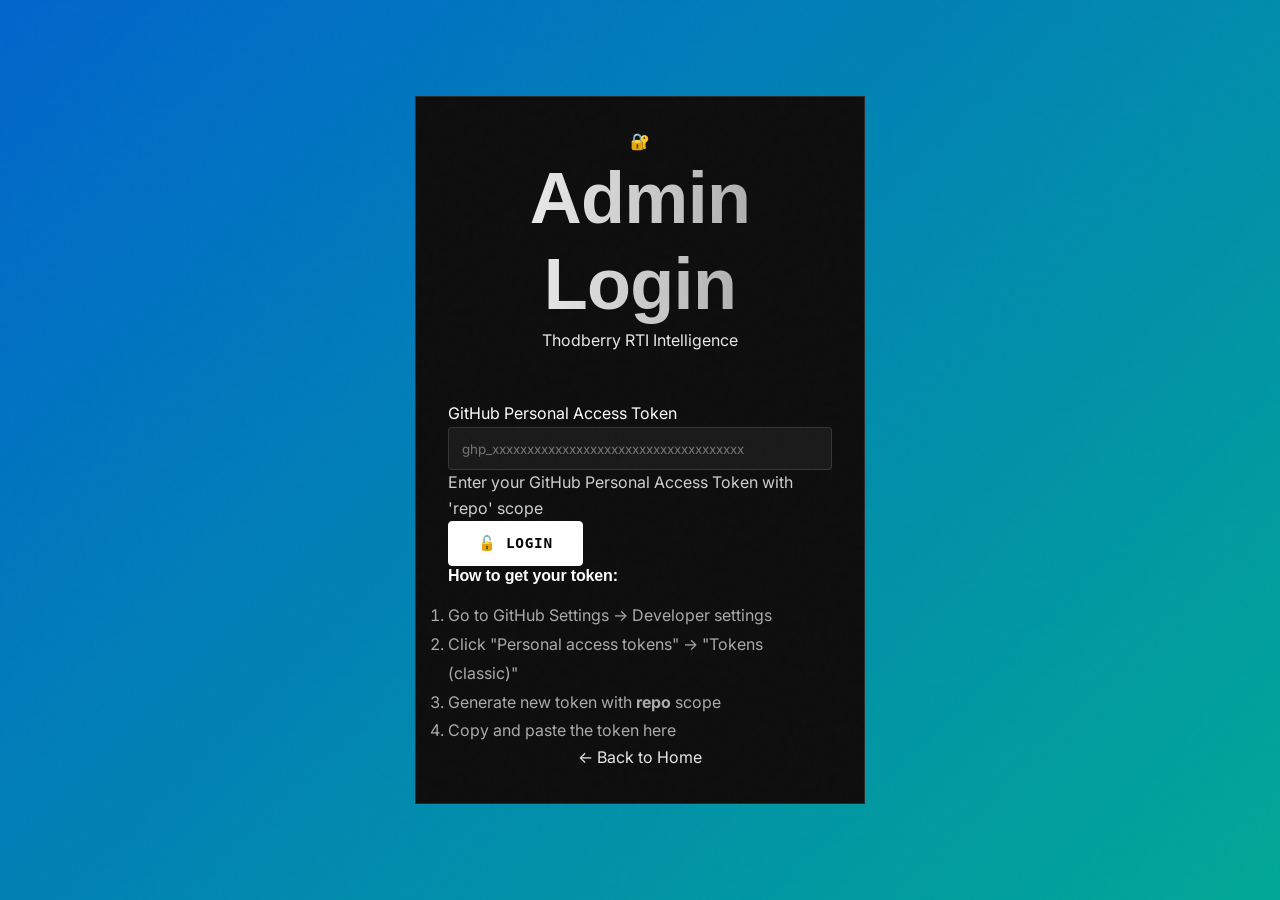
<file: admin/dashboard.html>
<!DOCTYPE html>
<html lang="en">

<head>
    <meta charset="UTF-8">
    <meta name="viewport" content="width=device-width, initial-scale=1.0">
    <meta name="robots" content="noindex, nofollow">
    <title>Admin Dashboard | Thodberry RTI Intelligence</title>

    <!-- Fonts -->
    <link rel="preconnect" href="https://fonts.googleapis.com">
    <link rel="preconnect" href="https://fonts.gstatic.com" crossorigin>
    <link
        href="https://fonts.googleapis.com/css2?family=Crimson+Pro:wght@400;600;700&family=Inter:wght@400;500;600;700&display=swap"
        rel="stylesheet">

    <!-- Stylesheets -->
    <link rel="stylesheet" href="../assets/css/main.css">
    <link rel="stylesheet" href="../assets/css/components.css">

    <style>
        .admin-nav {
            background: var(--color-background-elevated);
            border-bottom: 1px solid var(--color-border);
            padding: var(--space-4) 0;
            margin-bottom: var(--space-6);
        }

        .admin-nav-links {
            display: flex;
            gap: var(--space-4);
        }

        .admin-nav-link {
            padding: var(--space-2) var(--space-4);
            border-radius: var(--radius-md);
            text-decoration: none;
            color: var(--color-text-secondary);
            transition: all var(--transition-fast);
        }

        .admin-nav-link:hover,
        .admin-nav-link.active {
            background: var(--color-primary);
            color: white;
            text-decoration: none;
        }
    </style>
</head>

<body>

    <!-- Admin Navigation -->
    <nav class="admin-nav">
        <div class="container">
            <div class="flex justify-between items-center">
                <div class="admin-nav-links">
                    <a href="dashboard.html" class="admin-nav-link active">📊 Dashboard</a>
                    <a href="upload.html" class="admin-nav-link">📤 Upload RTI</a>
                    <a href="manage.html" class="admin-nav-link">📝 Manage</a>
                </div>
                <div class="flex items-center gap-4">
                    <a href="../index.html" class="text-sm text-secondary">View Site →</a>
                    <button id="logout-btn" class="btn btn-sm btn-outline">Logout</button>
                </div>
            </div>
        </div>
    </nav>

    <!-- Main Content -->
    <div class="container">
        <div class="mb-8">
            <h1>Admin Dashboard</h1>
            <p class="text-secondary">Welcome to Thodberry RTI Intelligence admin panel</p>
        </div>

        <!-- Statistics -->
        <div class="stats-grid mb-8">
            <div class="stat-card">
                <div class="stat-value" id="total-rtis">0</div>
                <div class="stat-label">Total RTIs</div>
            </div>
            <div class="stat-card">
                <div class="stat-value" id="this-month">0</div>
                <div class="stat-label">Added This Month</div>
            </div>
            <div class="stat-card">
                <div class="stat-value" id="unique-depts">0</div>
                <div class="stat-label">Departments</div>
            </div>
            <div class="stat-card">
                <div class="stat-value" id="unique-states">0</div>
                <div class="stat-label">States/UTs</div>
            </div>
        </div>

        <!-- Quick Actions -->
        <div class="grid grid-2 gap-6 mb-8">
            <div class="card">
                <h3>📤 Upload New RTI</h3>
                <p class="text-secondary mb-4">Add a new RTI reply to the database</p>
                <a href="upload.html" class="btn btn-primary">Go to Upload</a>
            </div>

            <div class="card">
                <h3>📝 Manage RTIs</h3>
                <p class="text-secondary mb-4">View, edit, or delete existing RTI entries</p>
                <a href="manage.html" class="btn btn-secondary">Manage Entries</a>
            </div>
        </div>

        <!-- Pending Submissions (Queue) -->
        <div class="card mb-8" style="border: 1px solid var(--accent-primary);">
            <div class="card-header flex justify-between items-center">
                <h3>🔔 Pending Submissions</h3>
                <span id="pending-count" class="badge badge-primary">0</span>
            </div>
            <p class="text-secondary mb-4">Review and approve public RTI submissions.</p>

            <div class="table-container">
                <table class="w-full text-left" style="border-collapse: collapse;">
                    <thead>
                        <tr style="border-bottom: 1px solid var(--border-subtle); color: var(--text-muted);">
                            <th class="p-3">Subject</th>
                            <th class="p-3">Department</th>
                            <th class="p-3">Submitted</th>
                            <th class="p-3 text-right">Actions</th>
                        </tr>
                    </thead>
                    <tbody id="pending-list">
                        <tr>
                            <td colspan="4" class="p-6 text-center text-muted">No pending submissions</td>
                        </tr>
                    </tbody>
                </table>
            </div>
        </div>

        <!-- Recent RTIs -->
        <div class="card">
            <div class="card-header">
                <h3>Recent RTI Additions</h3>
            </div>
            <div id="recent-rtis">
                <p class="text-center text-muted py-6">Loading RTI data...</p>
            </div>
        </div>

        <!-- System Info -->
        <div class="card mt-6" style="background: var(--color-background-alt);">
            <h4>System Information</h4>
            <div class="grid grid-2 gap-4 mt-4 text-sm">
                <div>
                    <span class="text-muted">Repository:</span><br>
                    <span id="repo-name">Loading...</span>
                </div>
                <div>
                    <span class="text-muted">Token Status:</span><br>
                    <span class="badge badge-success">✓ Active</span>
                </div>
                <div>
                    <span class="text-muted">Last Login:</span><br>
                    <span id="login-time">Loading...</span>
                </div>
                <div>
                    <span class="text-muted">Data File:</span><br>
                    <code style="font-size: 0.85em;">data/rti-data.json</code>
                </div>
            </div>
        </div>
        <!-- Review Modal -->
        <div id="review-modal" class="modal-overlay">
            <div class="modal-content">
                <div class="modal-header">
                    <h3 id="review-title" class="modal-title">Review Submission</h3>
                    <button id="review-close" class="modal-close">&times;</button>
                </div>
                <div class="modal-body" style="display: flex; flex-direction: row; height: 100%;">
                    <!-- File Preview (Left) -->
                    <div style="flex: 2; height: 100%; border-right: 1px solid var(--border-subtle); background: #000;">
                        <iframe id="review-frame" style="width: 100%; height: 100%; border: none;"></iframe>
                    </div>

                    <!-- Details & Actions (Right) -->
                    <div style="flex: 1; padding: 1.5rem; background: var(--bg-surface); overflow-y: auto;">
                        <div id="review-details" class="mb-6">
                            <!-- Details injected here -->
                        </div>

                        <div class="form-group">
                            <label class="form-label">Admin Note (Optional)</label>
                            <textarea id="admin-note" class="form-textarea" rows="3"
                                placeholder="Add a verification note or summary..."></textarea>
                        </div>

                        <div class="flex flex-col gap-3 mt-6">
                            <button id="btn-approve" class="btn btn-primary w-full">✅ Approve & Publish</button>
                            <button id="btn-reject" class="btn btn-outline w-full"
                                style="color: var(--color-error); border-color: var(--color-error);">🗑️ Reject</button>
                        </div>
                    </div>
                </div>
            </div>
        </div>

    </div>

    <!-- Review Modal -->
    <div id="review-modal" class="modal-overlay">
        <div class="modal-content">
            <div class="modal-header">
                <h3 id="review-title" class="modal-title">Review Submission</h3>
                <button id="review-close" class="modal-close">&times;</button>
            </div>
            <div class="modal-body" style="display: flex; flex-direction: row; height: 100%;">
                <!-- File Preview (Left) -->
                <div style="flex: 2; height: 100%; border-right: 1px solid var(--border-subtle); background: #000;">
                    <iframe id="review-frame" style="width: 100%; height: 100%; border: none;"></iframe>
                </div>

                <!-- Details & Actions (Right) -->
                <div style="flex: 1; padding: 1.5rem; background: var(--bg-surface); overflow-y: auto;">
                    <div id="review-details" class="mb-6">
                        <!-- Details injected here -->
                    </div>

                    <div class="form-group">
                        <label class="form-label">Admin Note (Optional)</label>
                        <textarea id="admin-note" class="form-textarea" rows="3"
                            placeholder="Add a verification note or summary..."></textarea>
                    </div>

                    <div class="flex flex-col gap-3 mt-6">
                        <button id="btn-approve" class="btn btn-primary w-full">✅ Approve & Publish</button>
                        <button id="btn-reject" class="btn btn-outline w-full"
                            style="color: var(--color-error); border-color: var(--color-error);">🗑️ Reject</button>
                    </div>
                </div>
            </div>
        </div>
    </div>

    </div>

    <!-- Scripts -->
    <script src="../config.js"></script>
    <script src="../assets/js/main.js"></script>
    <script src="../assets/js/github-api.js"></script>
    <script src="../assets/js/admin-auth.js"></script>

    <script>
        // Initialize auth
        const auth = initAdminAuth();
        const githubAPI = new GitHubAPI();

        // Logout handler
        document.getElementById('logout-btn').addEventListener('click', function () {
            if (confirm('Are you sure you want to logout?')) {
                auth.logout();
            }
        });

        // Load system info
        document.getElementById('repo-name').textContent = `${GITHUB_CONFIG.owner}/${GITHUB_CONFIG.repo}`;
        const loginTime = auth.getLoginTime();
        if (loginTime) {
            document.getElementById('login-time').textContent = formatDate(loginTime);
        }

        // Load RTI data
        async function loadDashboardData() {
            try {
                const rtiDataFile = await githubAPI.getFile(GITHUB_CONFIG.dataPath);

                if (!rtiDataFile) {
                    document.getElementById('recent-rtis').innerHTML = '<p class="text-center text-muted py-6">No RTI data found. Upload your first RTI!</p>';
                    return;
                }

                const rtiData = JSON.parse(rtiDataFile.content);
                const rtis = rtiData.rtis || [];

                // Update stats
                document.getElementById('total-rtis').textContent = rtis.length;

                // This month count
                const thisMonth = new Date().getMonth();
                const thisYear = new Date().getFullYear();
                const thisMonthCount = rtis.filter(r => {
                    const date = new Date(r.uploadDate);
                    return date.getMonth() === thisMonth && date.getFullYear() === thisYear;
                }).length;
                document.getElementById('this-month').textContent = thisMonthCount;

                // Unique departments and states
                const departments = new Set(rtis.map(r => r.department));
                const states = new Set(rtis.map(r => r.state).filter(s => s));
                document.getElementById('unique-depts').textContent = departments.size;
                document.getElementById('unique-states').textContent = states.size;

                // Recent RTIs (last 5)
                const recentRTIs = rtis.slice(0, 5);
                if (recentRTIs.length === 0) {
                    document.getElementById('recent-rtis').innerHTML = '<p class="text-center text-muted py-6">No RTIs yet</p>';
                } else {
                    const html = recentRTIs.map(rti => `
            <div class="rti-card">
              <div class="rti-card-header">
                <h4 class="rti-card-title">${rti.subject}</h4>
                <span class="department-badge">${rti.department}</span>
              </div>
              <div class="rti-card-meta">
                <span>📅 ${rti.date || 'No date'}</span>
                <span>📍 ${rti.state || rti.authority}</span>
                <span>👤 ${rti.uploadedBy}</span>
              </div>
              ${rti.disclosure ? `<p class="rti-card-disclosure">${rti.disclosure}</p>` : ''}
            </div>
          `).join('');
                    document.getElementById('recent-rtis').innerHTML = html;
                }

            } catch (error) {
                console.error('Error loading dashboard data:', error);
                document.getElementById('recent-rtis').innerHTML = '<p class="text-center text-error py-6">Error loading data. Check console for details.</p>';
            }
        }

        loadDashboardData();
        loadPendingSubmissions();

        // Load Pending Submissions from LocalStorage
        function loadPendingSubmissions() {
            const submissions = JSON.parse(localStorage.getItem('rti_submissions') || '[]');
            const list = document.getElementById('pending-list');
            const count = document.getElementById('pending-count');

            count.textContent = submissions.length;

            if (submissions.length === 0) {
                list.innerHTML = '<tr><td colspan="4" class="p-6 text-center text-muted">No pending submissions</td></tr>';
                return;
            }

            list.innerHTML = submissions.map(sub => `
                <tr style="border-bottom: 1px solid var(--border-subtle);">
                    <td class="p-3 font-semibold">${sub.subject}</td>
                    <td class="p-3"><span class="department-badge">${sub.department}</span></td>
                    <td class="p-3 text-sm text-muted">${new Date(sub.submittedAt).toLocaleDateString()}</td>
                    <td class="p-3 text-right">
                        <button onclick="openReview('${sub.id}')" class="btn btn-sm btn-outline" title="View Document">�️</button>
                    </td>
                </tr>
            `).join('');
        }

        // --- REVIEW MODAL LOGIC ---

        // Modal Elements
        const modal = document.getElementById('review-modal');
        const modalTitle = document.getElementById('review-title');
        const modalFrame = document.getElementById('review-frame');
        const modalClose = document.getElementById('review-close');
        const detailContainer = document.getElementById('review-details');
        const noteInput = document.getElementById('admin-note');
        const btnApprove = document.getElementById('btn-approve');
        const btnReject = document.getElementById('btn-reject');
        let currentReviewId = null;

        // Close Modal
        if (modalClose) {
            modalClose.onclick = () => {
                modal.classList.remove('active');
                modalFrame.src = '';
                currentReviewId = null;
            };
            modal.onclick = (e) => {
                if (e.target === modal) modalClose.click();
            };
        }

        // Open Review
        window.openReview = function (id) {
            const submissions = JSON.parse(localStorage.getItem('rti_submissions') || '[]');
            const sub = submissions.find(s => s.id === id);
            if (!sub) return;

            currentReviewId = id;
            modalTitle.textContent = `Reviewing: ${sub.subject}`;

            // Set Iframe Content
            if (sub.fileContent) {
                const isImg = sub.fileName.match(/\.(jpeg|jpg|png)$/i);
                const mime = isImg ? `image/${isImg[1]}` : 'application/pdf';
                modalFrame.src = `data:${mime};base64,${sub.fileContent}`;
            } else {
                modalFrame.src = '';
            }

            // Set Details
            detailContainer.innerHTML = `
                <div class="mb-4">
                    <label class="text-xs text-muted uppercase">Department</label>
                    <div class="font-semibold">${sub.department}</div>
                </div>
                <div class="mb-4">
                    <label class="text-xs text-muted uppercase">Key Disclosure</label>
                    <div class="text-sm p-3 bg-black rounded border border-gray-800 text-line-clamp">${sub['key-disclosure'] || 'None provided'}</div>
                </div>
                <div class="mb-4">
                    <label class="text-xs text-muted uppercase">Submitted By</label>
                     <div>${sub['contributor-name'] || 'Anonymous'}</div>
                </div>
            `;

            noteInput.value = '';
            modal.classList.add('active');
        }

        // Modal Actions
        if (btnReject) {
            btnReject.onclick = () => {
                if (!currentReviewId || !confirm('Reject and delete this submission?')) return;

                const submissions = JSON.parse(localStorage.getItem('rti_submissions') || '[]');
                const newSubs = submissions.filter(s => s.id !== currentReviewId);
                localStorage.setItem('rti_submissions', JSON.stringify(newSubs));

                modalClose.click();
                loadPendingSubmissions();
                showToast('Submission rejected', 'info');
            };
        }

        if (btnApprove) {
            btnApprove.onclick = async () => {
                if (!currentReviewId) return;

                const submissions = JSON.parse(localStorage.getItem('rti_submissions') || '[]');
                const sub = submissions.find(s => s.id === currentReviewId);
                const adminNote = noteInput.value;

                btnApprove.textContent = 'Publishing...';
                btnApprove.disabled = true;

                try {
                    // Upload Document
                    const rtiId = githubAPI.generateId();
                    const fileExt = sub.fileName ? sub.fileName.split('.').pop() : 'pdf';
                    const documentPath = `${GITHUB_CONFIG.documentsPath}${rtiId}.${fileExt}`;

                    await githubAPI.uploadBinaryFile(documentPath, sub.fileContent, `Upload User RTI: ${sub.subject}`);

                    // Add to Data
                    const rtiEntry = {
                        id: rtiId,
                        department: sub.department,
                        authority: sub['authority-type'],
                        state: sub.state || null,
                        subject: sub.subject,
                        year: sub['reply-date'] ? new Date(sub['reply-date']).getFullYear() : new Date().getFullYear(),
                        date: sub['reply-date'] || null,
                        tags: [],
                        disclosure: sub['key-disclosure'] || '',
                        adminNote: adminNote,
                        documentUrl: `/${documentPath}`,
                        uploadedBy: sub['contributor-name'] || 'Anonymous User',
                        uploadDate: new Date().toISOString()
                    };

                    const rtiDataFile = await githubAPI.getFile(GITHUB_CONFIG.dataPath);
                    let rtiData = rtiDataFile ? JSON.parse(rtiDataFile.content) : { rtis: [] };
                    rtiData.rtis.unshift(rtiEntry);

                    const updatedContent = JSON.stringify(rtiData, null, 2);
                    if (rtiDataFile && rtiDataFile.sha) {
                        await githubAPI.updateFile(GITHUB_CONFIG.dataPath, updatedContent, rtiDataFile.sha, `Add User RTI: ${sub.subject}`);
                    } else {
                        await githubAPI.uploadFile(GITHUB_CONFIG.dataPath, updatedContent, `Add User RTI: ${sub.subject}`);
                    }

                    // Remove from Queue
                    const newSubs = submissions.filter(s => s.id !== currentReviewId);
                    localStorage.setItem('rti_submissions', JSON.stringify(newSubs));

                    showToast('Approved & Published!', 'success');
                    modalClose.click();
                    loadPendingSubmissions();
                    loadDashboardData();

                } catch (e) {
                    console.error(e);
                    showToast('Error: ' + e.message, 'error');
                } finally {
                    btnApprove.textContent = '✅ Approve & Publish';
                    btnApprove.disabled = false;
                }
            };
        }
    </script>
</body>

</html>
</file>
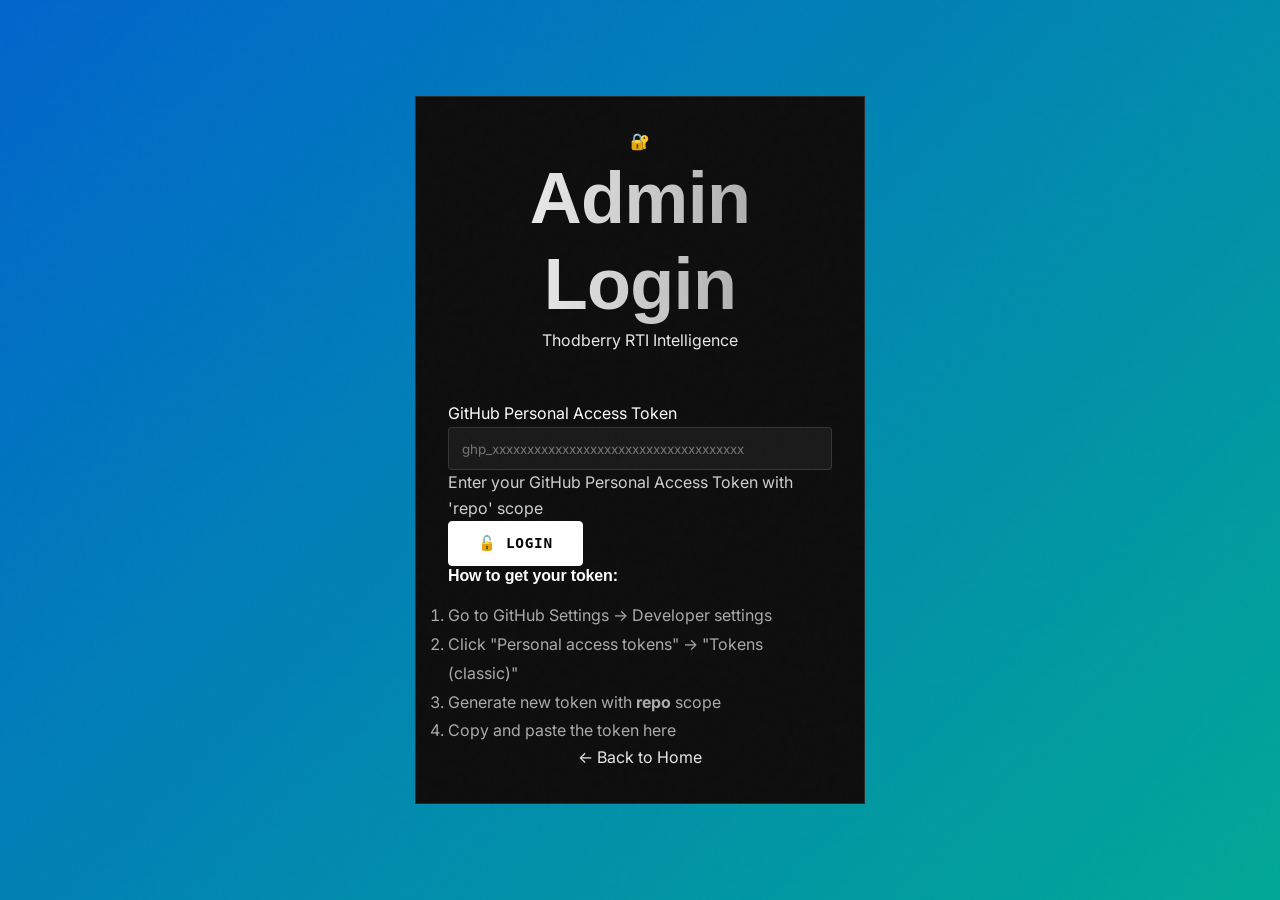
<file: admin/login.html>
<!DOCTYPE html>
<html lang="en">

<head>
    <meta charset="UTF-8">
    <meta name="viewport" content="width=device-width, initial-scale=1.0">
    <meta name="robots" content="noindex, nofollow">
    <title>Admin Login | Thodberry RTI Intelligence</title>

    <!-- Fonts -->
    <link rel="preconnect" href="https://fonts.googleapis.com">
    <link rel="preconnect" href="https://fonts.gstatic.com" crossorigin>
    <link
        href="https://fonts.googleapis.com/css2?family=Crimson+Pro:wght@400;600;700&family=Inter:wght@400;500;600;700&display=swap"
        rel="stylesheet">

    <!-- Stylesheets -->
    <link rel="stylesheet" href="../assets/css/main.css">
    <link rel="stylesheet" href="../assets/css/components.css">

    <style>
        .login-container {
            min-height: 100vh;
            display: flex;
            align-items: center;
            justify-content: center;
            background: linear-gradient(135deg, #0066CC 0%, #00A896 100%);
            padding: var(--space-4);
        }

        .login-card {
            max-width: 450px;
            width: 100%;
        }
    </style>
</head>

<body>

    <div class="login-container">
        <div class="login-card card card-glass">
            <div class="text-center mb-8">
                <div class="text-5xl mb-4">🔐</div>
                <h1 style="color: white; margin-bottom: var(--space-2);">Admin Login</h1>
                <p style="color: rgba(255, 255, 255, 0.9);">Thodberry RTI Intelligence</p>
            </div>

            <form id="login-form">
                <div class="form-group">
                    <label class="form-label" for="github-token" style="color: white;">
                        GitHub Personal Access Token
                    </label>
                    <input type="password" id="github-token" name="github-token"
                        placeholder="ghp_xxxxxxxxxxxxxxxxxxxxxxxxxxxxxxxxxxxx" required class="form-input"
                        autocomplete="off">
                    <span class="form-help" style="color: rgba(255, 255, 255, 0.8);">
                        Enter your GitHub Personal Access Token with 'repo' scope
                    </span>
                </div>

                <button type="submit" class="btn btn-primary w-full btn-lg">
                    🔓 Login
                </button>

                <div class="mt-6 p-4 bg-alt rounded-lg">
                    <h4 class="text-sm font-semibold mb-2">How to get your token:</h4>
                    <ol class="text-sm text-secondary"
                        style="list-style: decimal; margin-left: var(--space-5); line-height: 1.8;">
                        <li>Go to GitHub Settings → Developer settings</li>
                        <li>Click "Personal access tokens" → "Tokens (classic)"</li>
                        <li>Generate new token with <strong>repo</strong> scope</li>
                        <li>Copy and paste the token here</li>
                    </ol>
                </div>

                <div class="text-center mt-6">
                    <a href="../index.html" class="text-sm" style="color: rgba(255, 255, 255, 0.9);">← Back to Home</a>
                </div>
            </form>
        </div>
    </div>

    <!-- Scripts -->
    <script src="../config.js"></script>
    <script src="../assets/js/main.js"></script>
    <script src="../assets/js/github-api.js"></script>
    <script src="../assets/js/admin-auth.js"></script>

    <script>
        // Handle login
        document.getElementById('login-form').addEventListener('submit', async function (e) {
            e.preventDefault();

            const token = document.getElementById('github-token').value.trim();
            const submitBtn = this.querySelector('button[type="submit"]');
            const originalText = submitBtn.innerHTML;

            // Show loading
            submitBtn.disabled = true;
            submitBtn.innerHTML = '<span class="spinner" style="width: 20px; height: 20px; border-width: 2px;"></span> Verifying...';

            try {
                const auth = new AdminAuth();
                await auth.login(token);

                showToast('Login successful!', 'success');

                // Redirect to dashboard
                setTimeout(() => {
                    window.location.href = 'dashboard.html';
                }, 1000);

            } catch (error) {
                console.error('Login error:', error);
                showToast('Login failed: ' + error.message, 'error');
                submitBtn.disabled = false;
                submitBtn.innerHTML = originalText;
            }
        });

        // Redirect if already logged in
        const auth = new AdminAuth();
        if (auth.isAuthenticated()) {
            window.location.href = 'dashboard.html';
        }
    </script>
</body>

</html>
</file>
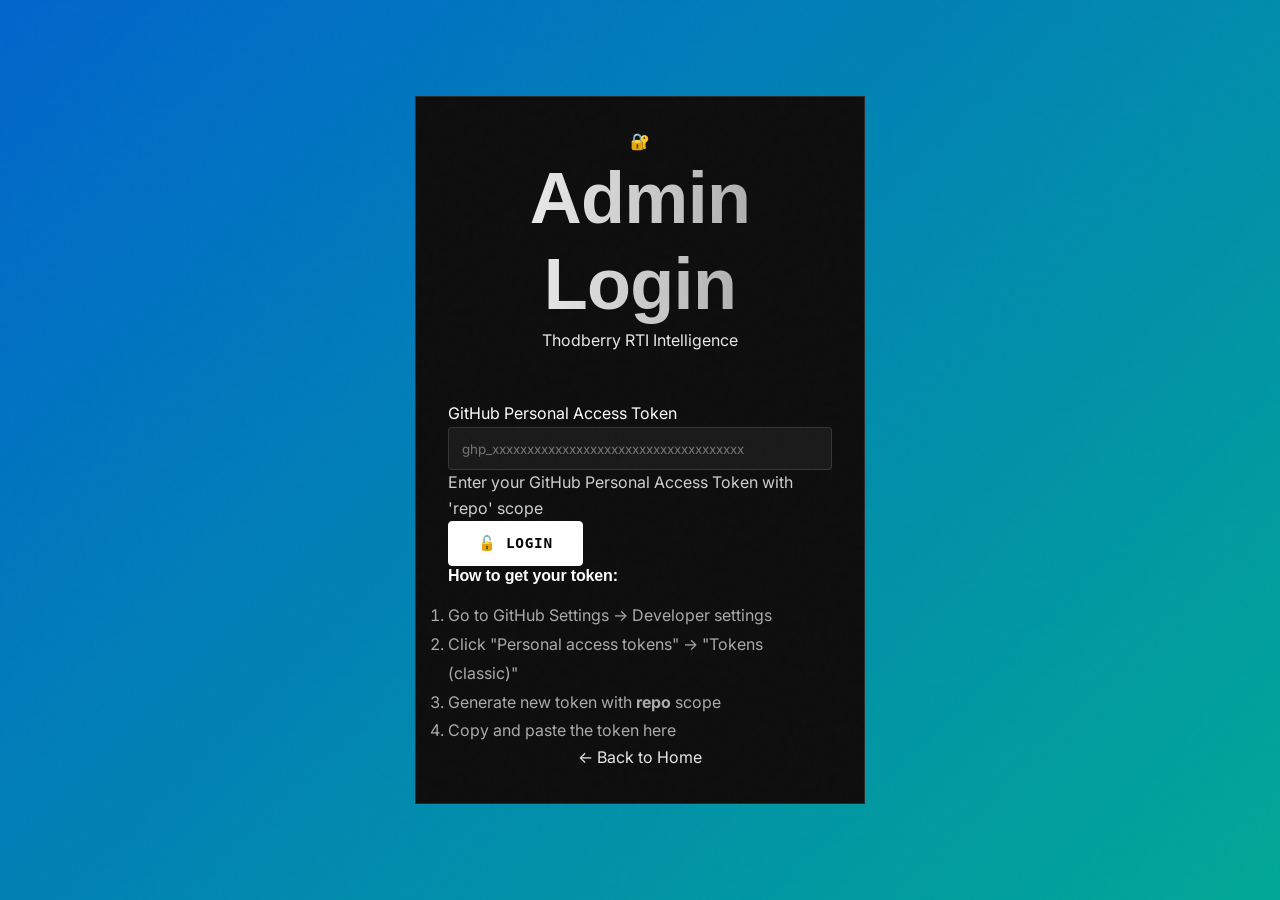
<file: admin/manage.html>
<!DOCTYPE html>
<html lang="en">

<head>
    <meta charset="UTF-8">
    <meta name="viewport" content="width=device-width, initial-scale=1.0">
    <meta name="robots" content="noindex, nofollow">
    <title>Manage RTIs | Admin | Thodberry RTI Intelligence</title>

    <!-- Fonts -->
    <link rel="preconnect" href="https://fonts.googleapis.com">
    <link rel="preconnect" href="https://fonts.gstatic.com" crossorigin>
    <link
        href="https://fonts.googleapis.com/css2?family=Crimson+Pro:wght@400;600;700&family=Inter:wght@400;500;600;700&display=swap"
        rel="stylesheet">

    <!-- Stylesheets -->
    <link rel="stylesheet" href="../assets/css/main.css">
    <link rel="stylesheet" href="../assets/css/components.css">

    <style>
        .admin-nav {
            background: var(--color-background-elevated);
            border-bottom: 1px solid var(--color-border);
            padding: var(--space-4) 0;
            margin-bottom: var(--space-6);
        }

        .admin-nav-links {
            display: flex;
            gap: var(--space-4);
        }

        .admin-nav-link {
            padding: var(--space-2) var(--space-4);
            border-radius: var(--radius-md);
            text-decoration: none;
            color: var(--color-text-secondary);
            transition: all var(--transition-fast);
        }

        .admin-nav-link:hover,
        .admin-nav-link.active {
            background: var(--color-primary);
            color: white;
            text-decoration: none;
        }

        .rti-actions {
            display: flex;
            gap: var(--space-2);
            margin-top: var(--space-3);
        }
    </style>
</head>

<body>

    <!-- Admin Navigation -->
    <nav class="admin-nav">
        <div class="container">
            <div class="flex justify-between items-center">
                <div class="admin-nav-links">
                    <a href="dashboard.html" class="admin-nav-link">📊 Dashboard</a>
                    <a href="upload.html" class="admin-nav-link">📤 Upload RTI</a>
                    <a href="manage.html" class="admin-nav-link active">📝 Manage</a>
                </div>
                <div class="flex items-center gap-4">
                    <a href="../index.html" class="text-sm text-secondary">View Site →</a>
                    <button id="logout-btn" class="btn btn-sm btn-outline">Logout</button>
                </div>
            </div>
        </div>
    </nav>

    <!-- Main Content -->
    <div class="container">
        <div class="mb-8">
            <div class="flex justify-between items-center">
                <div>
                    <h1>Manage RTI Entries</h1>
                    <p class="text-secondary">View, edit, and delete RTI entries</p>
                </div>
                <div class="flex gap-3">
                    <button id="toggle-bin" class="btn btn-outline" onclick="toggleBinView()">🗑️ Recycle Bin</button>
                    <a href="upload.html" class="btn btn-primary">+ Add New RTI</a>
                </div>
            </div>
        </div>

        <!-- Search and Filter -->
        <div class="card mb-6">
            <div class="flex gap-4">
                <input type="text" id="search-box" placeholder="Search RTIs by subject, department, or disclosure..."
                    class="form-input" style="flex: 1;">
                <select id="filter-authority" class="form-select" style="width: 200px;">
                    <option value="">All Authorities</option>
                    <option value="Central">Central</option>
                    <option value="State">State</option>
                    <option value="Local">Local</option>
                </select>
            </div>
        </div>

        <!-- RTI List -->
        <div id="rti-list">
            <p class="text-center text-muted py-8">Loading RTI entries...</p>
        </div>
    </div>

    <!-- Scripts -->
    <script src="../config.js"></script>
    <script src="../assets/js/main.js"></script>
    <script src="../assets/js/github-api.js"></script>
    <script src="../assets/js/admin-auth.js"></script>

    <script>
        // Initialize auth
        const auth = initAdminAuth();
        const githubAPI = new GitHubAPI();
        let allRTIs = [];
        let isBinView = false;

        // Logout handler
        document.getElementById('logout-btn').addEventListener('click', function () {
            if (confirm('Are you sure you want to logout?')) {
                auth.logout();
            }
        });

        // Toggle Bin View
        window.toggleBinView = function () {
            isBinView = !isBinView;
            const btn = document.getElementById('toggle-bin');
            if (isBinView) {
                btn.classList.add('btn-primary');
                btn.classList.remove('btn-outline');
                btn.textContent = '⬅️ Back to Active';
            } else {
                btn.classList.remove('btn-primary');
                btn.classList.add('btn-outline');
                btn.textContent = '🗑️ Recycle Bin';
            }
            filterRTIs();
        }

        // Load RTI data
        async function loadRTIs() {
            try {
                const rtiDataFile = await githubAPI.getFile(GITHUB_CONFIG.dataPath);

                if (!rtiDataFile) {
                    document.getElementById('rti-list').innerHTML = `
            <div class="card text-center">
              <h3>No RTI data found</h3>
              <p class="text-secondary mb-4">Upload your first RTI to get started</p>
              <a href="upload.html" class="btn btn-primary">Upload RTI</a>
            </div>
          `;
                    return;
                }

                const rtiData = JSON.parse(rtiDataFile.content);
                allRTIs = rtiData.rtis || [];

                filterRTIs(); // Initial display

            } catch (error) {
                console.error('Error loading RTIs:', error);
                document.getElementById('rti-list').innerHTML = `
          <div class="card text-center text-error">
            <h3>Error Loading Data</h3>
            <p>${error.message}</p>
          </div>
        `;
            }
        }

        // Display RTI list
        function displayRTIs(rtis) {
            const listContainer = document.getElementById('rti-list');

            if (rtis.length === 0) {
                listContainer.innerHTML = `
          <div class="card text-center">
            <p class="text-muted">No ${isBinView ? 'deleted' : 'active'} RTIs found</p>
          </div>
        `;
                return;
            }

            const html = rtis.map((rti) => {
                // Determine original index for badge (approximate)
                const originalIndex = allRTIs.findIndex(r => r.id === rti.id);

                return `
        <div class="card mb-4" data-rti-id="${rti.id}" style="${isBinView ? 'border: 1px dashed var(--color-error);' : ''}">
          <div class="rti-card-header">
            <div>
              <span class="badge ${isBinView ? 'badge-error' : 'badge-primary'}">${isBinView ? 'DELETED' : '#' + (originalIndex + 1)}</span>
              <h3 class="rti-card-title mt-2">${rti.subject}</h3>
            </div>
            <span class="department-badge">${rti.department}</span>
          </div>
          
          <div class="rti-card-meta">
            <span>📅 ${rti.date || 'No date'}</span>
            <span>⚡ ${rti.authority}</span>
            <span>📍 ${rti.state || 'N/A'}</span>
            <span>👤 ${rti.uploadedBy}</span>
          </div>
          
          ${rti.disclosure ? `<p class="rti-card-disclosure">${rti.disclosure}</p>` : ''}
          
          <div class="rti-card-tags">
            ${(rti.tags || []).map(tag => `<span class="tag">${tag}</span>`).join('')}
          </div>
          
          <div class="rti-actions">
            ${!isBinView ? `
                <a href="${rti.documentUrl}" target="_blank" class="btn btn-sm btn-outline">📄 View Document</a>
                <button onclick="softDeleteRTI('${rti.id}')" class="btn btn-sm" style="background: var(--color-error); color: white;">🗑️ Delete</button>
            ` : `
                <button onclick="restoreRTI('${rti.id}')" class="btn btn-sm btn-outline">♻️ Restore</button>
                <button onclick="permanentDeleteRTI('${rti.id}')" class="btn btn-sm btn-primary" style="background: darkred; border-color: darkred;">❌ Delete Forever</button>
            `}
          </div>
        </div>
      `}).join('');

            listContainer.innerHTML = html;
        }

        // Search functionality
        document.getElementById('search-box').addEventListener('input', debounce(function (e) {
            filterRTIs();
        }, 300));

        document.getElementById('filter-authority').addEventListener('change', function () {
            filterRTIs();
        });

        function filterRTIs() {
            const searchTerm = document.getElementById('search-box').value.toLowerCase();
            const authorityFilter = document.getElementById('filter-authority').value;

            // 1. Filter by Status (Bin vs Active)
            let filtered = allRTIs.filter(rti => {
                const isDeleted = rti.status === 'deleted';
                return isBinView ? isDeleted : !isDeleted;
            });

            // 2. Apply search
            if (searchTerm) {
                filtered = filtered.filter(rti => {
                    return (
                        rti.subject.toLowerCase().includes(searchTerm) ||
                        rti.department.toLowerCase().includes(searchTerm) ||
                        (rti.disclosure && rti.disclosure.toLowerCase().includes(searchTerm)) ||
                        (rti.tags && rti.tags.some(tag => tag.toLowerCase().includes(searchTerm)))
                    );
                });
            }

            // 3. Apply authority filter
            if (authorityFilter) {
                filtered = filtered.filter(rti => rti.authority === authorityFilter);
            }

            displayRTIs(filtered);
        }

        // Soft Delete RTI
        async function softDeleteRTI(rtiId) {
            if (!confirm('Move this RTI to the Recycle Bin?')) return;

            try {
                showToast('Moving to Bin...', 'info');
                await updateRTIStatus(rtiId, 'deleted');
                showToast('Moved to Recycle Bin', 'success');
            } catch (error) {
                console.error('Delete error:', error);
                showToast('Error: ' + error.message, 'error');
            }
        }

        // Restore RTI
        async function restoreRTI(rtiId) {
            try {
                showToast('Restoring...', 'info');
                await updateRTIStatus(rtiId, 'active'); // or just remove status
                showToast('Restored successfully', 'success');
            } catch (error) {
                console.error('Restore error:', error);
                showToast('Error: ' + error.message, 'error');
            }
        }

        // Helper to update status
        async function updateRTIStatus(rtiId, status) {
            const rtiDataFile = await githubAPI.getFile(GITHUB_CONFIG.dataPath);
            const rtiData = JSON.parse(rtiDataFile.content);

            const rti = rtiData.rtis.find(r => r.id === rtiId);
            if (!rti) throw new Error('RTI not found');

            if (status === 'active') {
                delete rti.status;
            } else {
                rti.status = status;
            }

            rtiData.metadata.lastUpdated = new Date().toISOString();

            const updatedContent = JSON.stringify(rtiData, null, 2);
            await githubAPI.updateFile(GITHUB_CONFIG.dataPath, updatedContent, rtiDataFile.sha, `Update RTI status: ${status}`);

            // Reload local data
            await loadRTIs();
        }

        // Permanent Delete
        async function permanentDeleteRTI(rtiId) {
            if (!confirm('PERMANENTLY DELETE? This cannot be undone.')) return;

            try {
                showToast('Deleting permanently...', 'info');

                const rtiDataFile = await githubAPI.getFile(GITHUB_CONFIG.dataPath);
                const rtiData = JSON.parse(rtiDataFile.content);

                const index = rtiData.rtis.findIndex(r => r.id === rtiId);
                if (index === -1) throw new Error('RTI not found');

                const rti = rtiData.rtis[index];
                rtiData.rtis.splice(index, 1);

                const updatedContent = JSON.stringify(rtiData, null, 2);
                await githubAPI.updateFile(GITHUB_CONFIG.dataPath, updatedContent, rtiDataFile.sha, `Permanent Delete: ${rti.subject}`);

                showToast('Deleted permanently', 'success');
                await loadRTIs();

            } catch (error) {
                console.error('Delete error:', error);
                showToast('Error: ' + error.message, 'error');
            }
        }

        // Load RTIs on page load
        loadRTIs();
    </script>
</body>

</html>
</file>
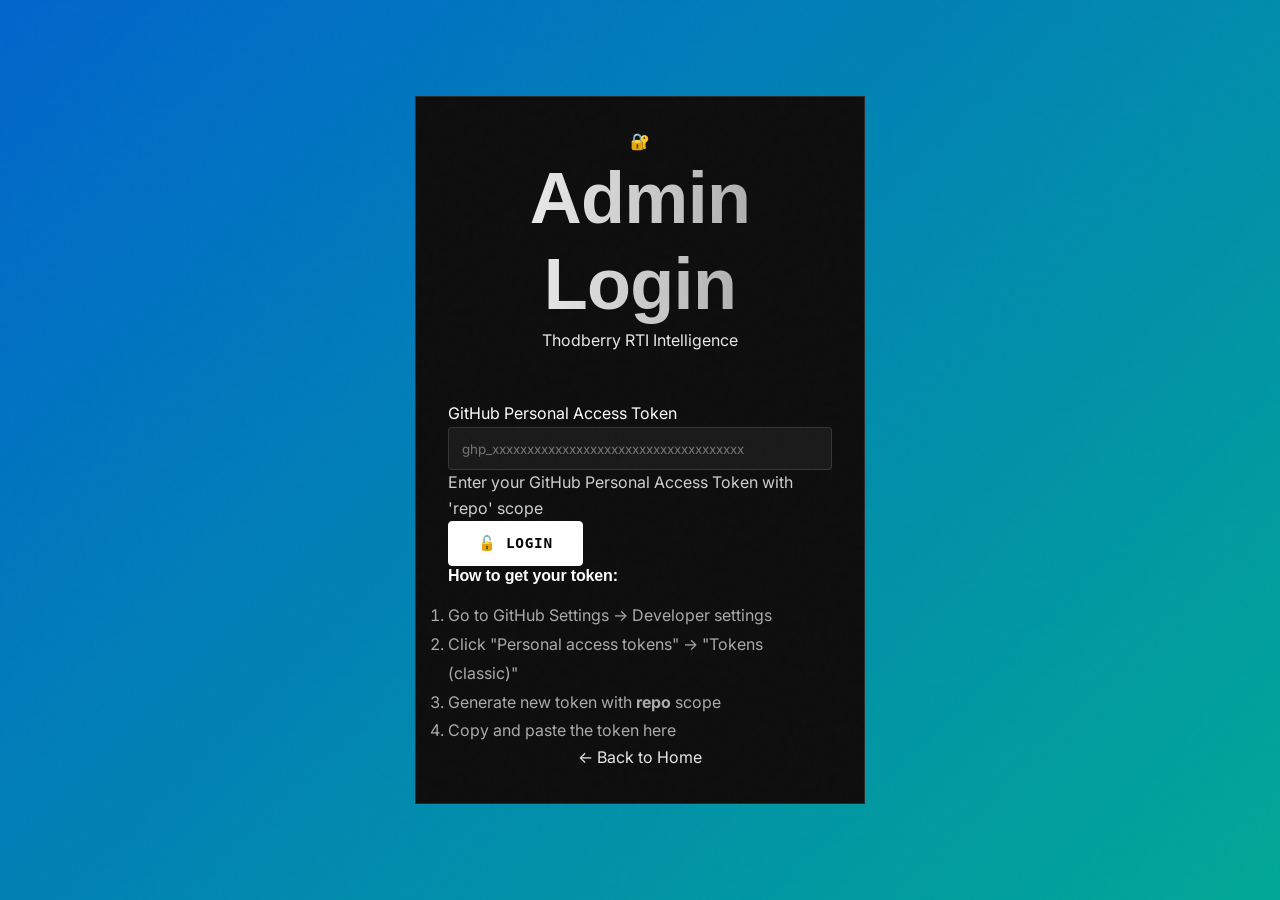
<file: admin/upload.html>
<!DOCTYPE html>
<html lang="en">

<head>
    <meta charset="UTF-8">
    <meta name="viewport" content="width=device-width, initial-scale=1.0">
    <meta name="robots" content="noindex, nofollow">
    <title>Upload RTI | Admin | Thodberry RTI Intelligence</title>

    <!-- Fonts -->
    <link rel="preconnect" href="https://fonts.googleapis.com">
    <link rel="preconnect" href="https://fonts.gstatic.com" crossorigin>
    <link
        href="https://fonts.googleapis.com/css2?family=Crimson+Pro:wght@400;600;700&family=Inter:wght@400;500;600;700&display=swap"
        rel="stylesheet">

    <!-- Stylesheets -->
    <link rel="stylesheet" href="../assets/css/main.css">
    <link rel="stylesheet" href="../assets/css/components.css">

    <style>
        .admin-nav {
            background: var(--color-background-elevated);
            border-bottom: 1px solid var(--color-border);
            padding: var(--space-4) 0;
            margin-bottom: var(--space-6);
        }

        .admin-nav-links {
            display: flex;
            gap: var(--space-4);
        }

        .admin-nav-link {
            padding: var(--space-2) var(--space-4);
            border-radius: var(--radius-md);
            text-decoration: none;
            color: var(--color-text-secondary);
            transition: all var(--transition-fast);
        }

        .admin-nav-link:hover,
        .admin-nav-link.active {
            background: var(--color-primary);
            color: white;
            text-decoration: none;
        }
    </style>
</head>

<body>

    <!-- Admin Navigation -->
    <nav class="admin-nav">
        <div class="container">
            <div class="flex justify-between items-center">
                <div class="admin-nav-links">
                    <a href="dashboard.html" class="admin-nav-link">📊 Dashboard</a>
                    <a href="upload.html" class="admin-nav-link active">📤 Upload RTI</a>
                    <a href="manage.html" class="admin-nav-link">📝 Manage</a>
                </div>
                <div class="flex items-center gap-4">
                    <a href="../index.html" class="text-sm text-secondary">View Site →</a>
                    <button id="logout-btn" class="btn btn-sm btn-outline">Logout</button>
                </div>
            </div>
        </div>
    </nav>

    <!-- Main Content -->
    <div class="container container-narrow">
        <div class="mb-8">
            <h1>Upload New RTI</h1>
            <p class="text-secondary">Add a new RTI reply to the public database</p>
        </div>

        <!-- Upload Form -->
        <form id="admin-upload-form" class="card">
            <h2 class="mb-6">RTI Information</h2>

            <!-- Document Upload -->
            <div class="form-group">
                <label class="form-label" for="rti-document">
                    RTI Document <span style="color: var(--color-error);">*</span>
                </label>
                <input type="file" id="rti-document" name="rti-document" accept=".pdf,.jpg,.jpeg,.png" required
                    class="form-input">
                <span class="form-help">PDF or image (JPG, PNG), max 10MB</span>
                <div id="file-info" class="file-info hidden mt-3"></div>
            </div>

            <!-- Department -->
            <div class="form-group">
                <label class="form-label" for="department">
                    Department/Authority <span style="color: var(--color-error);">*</span>
                </label>
                <input type="text" id="department" name="department" placeholder="e.g., Kerala Health Department"
                    required class="form-input" list="department-suggestions">
                <datalist id="department-suggestions">
                    <option value="Ministry of Health and Family Welfare">
                    <option value="Ministry of Education">
                    <option value="Ministry of Finance">
                    <option value="Ministry of Home Affairs">
                </datalist>
            </div>

            <!-- Authority Level -->
            <div class="form-group">
                <label class="form-label" for="authority">
                    Authority Level <span style="color: var(--color-error);">*</span>
                </label>
                <select id="authority" name="authority" required class="form-select">
                    <option value="">Select authority level</option>
                    <option value="Central">Central Government</option>
                    <option value="State">State Government</option>
                    <option value="Local">Local Body</option>
                </select>
            </div>

            <!-- State -->
            <div class="form-group">
                <label class="form-label" for="state">
                    State/UT
                </label>
                <select id="state" name="state" class="form-select">
                    <option value="">Select state (if applicable)</option>
                    <option value="Andhra Pradesh">Andhra Pradesh</option>
                    <option value="Arunachal Pradesh">Arunachal Pradesh</option>
                    <option value="Assam">Assam</option>
                    <option value="Bihar">Bihar</option>
                    <option value="Chhattisgarh">Chhattisgarh</option>
                    <option value="Goa">Goa</option>
                    <option value="Gujarat">Gujarat</option>
                    <option value="Haryana">Haryana</option>
                    <option value="Himachal Pradesh">Himachal Pradesh</option>
                    <option value="Jharkhand">Jharkhand</option>
                    <option value="Karnataka">Karnataka</option>
                    <option value="Kerala">Kerala</option>
                    <option value="Madhya Pradesh">Madhya Pradesh</option>
                    <option value="Maharashtra">Maharashtra</option>
                    <option value="Manipur">Manipur</option>
                    <option value="Meghalaya">Meghalaya</option>
                    <option value="Mizoram">Mizoram</option>
                    <option value="Nagaland">Nagaland</option>
                    <option value="Odisha">Odisha</option>
                    <option value="Punjab">Punjab</option>
                    <option value="Rajasthan">Rajasthan</option>
                    <option value="Sikkim">Sikkim</option>
                    <option value="Tamil Nadu">Tamil Nadu</option>
                    <option value="Telangana">Telangana</option>
                    <option value="Tripura">Tripura</option>
                    <option value="Uttar Pradesh">Uttar Pradesh</option>
                    <option value="Uttarakhand">Uttarakhand</option>
                    <option value="West Bengal">West Bengal</option>
                    <option value="Delhi">Delhi (NCT)</option>
                    <option value="Puducherry">Puducherry</option>
                </select>
            </div>

            <!-- Subject -->
            <div class="form-group">
                <label class="form-label" for="subject">
                    Subject/Topic <span style="color: var(--color-error);">*</span>
                </label>
                <input type="text" id="subject" name="subject" placeholder="e.g., Hospital fire safety audits" required
                    class="form-input">
            </div>

            <!-- Date -->
            <div class="form-group">
                <label class="form-label" for="reply-date">
                    Date of RTI Reply
                </label>
                <input type="date" id="reply-date" name="reply-date" class="form-input">
            </div>

            <!-- Tags -->
            <div class="form-group">
                <label class="form-label" for="tags">
                    Tags <span style="color: var(--color-error);">*</span>
                </label>
                <input type="text" id="tags" name="tags" placeholder="health, safety, audit (comma-separated)" required
                    class="form-input">
                <span class="form-help">Enter comma-separated tags for searchability</span>
            </div>

            <!-- Key Disclosure -->
            <div class="form-group">
                <label class="form-label" for="key-disclosure">
                    Key Disclosure Summary <span style="color: var(--color-error);">*</span>
                </label>
                <textarea id="key-disclosure" name="key-disclosure"
                    placeholder="Summarize the main disclosure in 1-2 sentences" required class="form-textarea"
                    rows="4"></textarea>
                <span class="form-help">This will be displayed in search results</span>
            </div>

            <!-- Contributor -->
            <div class="form-group">
                <label class="form-label" for="contributor">
                    Contributor Name (Optional)
                </label>
                <input type="text" id="contributor" name="contributor"
                    placeholder="Name or organization (leave blank for 'Admin')" class="form-input">
            </div>

            <!-- Action Buttons -->
            <div class="flex gap-4 mt-8">
                <button type="submit" class="btn btn-primary btn-lg">
                    📤 Upload to GitHub
                </button>
                <button type="button" id="preview-btn" class="btn btn-secondary">
                    👁️ Preview
                </button>
                <button type="reset" class="btn btn-outline">
                    Reset
                </button>
            </div>

            <p class="text-sm text-muted mt-6">
                This will commit the RTI document and data directly to the GitHub repository.
            </p>
        </form>
    </div>

    <!-- Scripts -->
    <script src="../config.js"></script>
    <script src="../assets/js/main.js"></script>
    <script src="../assets/js/github-api.js"></script>
    <script src="../assets/js/admin-auth.js"></script>
    <script src="../assets/js/admin-upload.js"></script>

    <script>
        // Initialize auth
        const auth = initAdminAuth();

        // Logout handler
        document.getElementById('logout-btn').addEventListener('click', function () {
            if (confirm('Are you sure you want to logout?')) {
                auth.logout();
            }
        });
    </script>
</body>

</html>
</file>
<file: assets/css/main.css>
/* 
====================================================================
   THODBERRY INTELLIGENCE - 'VOID' DESIGN SYSTEM (FIXED)
   Premium / Dark / Usable
   Updated: Dec 2025 (Reverted & Polished)
==================================================================== 
*/

:root {
    /* --- PALETTE: THE VOID (Revised for Contrast) --- */
    --bg-void: #030303;
    /* Deepest black */
    --bg-surface: #0E0E0E;
    /* Elevated surface */
    --bg-panel: #161616;
    /* Card background */

    /* --- ACCENTS --- */
    --accent-primary: #00F0FF;
    /* Electric Cyan */
    --accent-secondary: #7000FF;
    /* Deep Violet */
    --accent-alert: #FF2E2E;
    /* Critical/Error */
    --accent-success: #00FF94;
    /* Success */

    /* --- TEXT --- */
    --text-primary: #FFFFFF;
    /* Pure White for max contrast */
    --text-secondary: #AAAAAA;
    /* Readable Grey */
    --text-muted: #666666;
    /* Labels */

    /* --- BORDERS --- */
    --border-subtle: rgba(255, 255, 255, 0.12);
    --border-glow: rgba(0, 240, 255, 0.4);

    /* --- TYPOGRAPHY (Scaled Down slightly for fit) --- */
    --font-display: 'Outfit', sans-serif;
    --font-body: 'Inter', sans-serif;
    --font-mono: 'Space Grotesk', monospace;

    /* --- SPACING & EFFECTS --- */
    --glass: blur(16px) saturate(180%);
    --radius-sm: 4px;
    --radius-md: 8px;
    --radius-lg: 16px;

    --noise: url("data:image/svg+xml,%3Csvg viewBox='0 0 200 200' xmlns='http://www.w3.org/2000/svg'%3E%3Cfilter id='noiseFilter'%3E%3CfeTurbulence type='fractalNoise' baseFrequency='0.65' numOctaves='3' stitchTiles='stitch'/%3E%3C/filter%3E%3Crect width='100%25' height='100%25' filter='url(%23noiseFilter)' opacity='0.05'/%3E%3C/svg%3E");
}

/* --- RESET & BASE --- */
*,
*::before,
*::after {
    box-sizing: border-box;
    margin: 0;
    padding: 0;
}

html {
    scroll-behavior: smooth;
    font-size: 16px;
}

body {
    background-color: var(--bg-void);
    color: var(--text-primary);
    font-family: var(--font-body);
    line-height: 1.6;
    overflow-x: hidden;
    position: relative;
}

/* Noise Texture Overlay */
body::after {
    content: "";
    position: fixed;
    top: 0;
    left: 0;
    width: 100%;
    height: 100%;
    background-image: var(--noise);
    pointer-events: none;
    z-index: 9999;
    opacity: 0.3;
    /* Reduced opacity for better text clarity */
}

/* --- TYPOGRAPHY --- */
h1,
h2,
h3,
h4,
h5,
h6 {
    font-family: var(--font-display);
    font-weight: 600;
    line-height: 1.2;
    letter-spacing: -0.01em;
    color: #fff;
    margin-bottom: 1rem;
}

h1 {
    font-size: clamp(2.5rem, 6vw, 4.5rem);
    /* Scaled down from 6rem for better fit */
    font-weight: 700;
    background: linear-gradient(to right, #fff, #999);
    -webkit-background-clip: text;
    background-clip: text;
    -webkit-text-fill-color: transparent;
}

h2 {
    font-size: clamp(2rem, 4vw, 3rem);
}

p {
    max-width: 65ch;
    margin-bottom: 1.5rem;
}

a {
    color: inherit;
    text-decoration: none;
    transition: color 0.3s ease;
}

/* --- FORM INPUTS (CRITICAL FIX FOR ADMIN) --- */
.form-input,
.form-select,
.form-textarea {
    width: 100%;
    padding: 0.8rem;
    background: #1A1A1A;
    /* Solid dark background, no transparency */
    border: 1px solid var(--border-subtle);
    color: #FFFFFF;
    /* Force white text */
    font-family: var(--font-body);
    border-radius: var(--radius-sm);
    transition: all 0.3s ease;
}

/* Fix for Select Dropdowns in Dark Mode */
.form-select option {
    background-color: #1A1A1A;
    color: #FFFFFF;
}

.form-input:focus,
.form-select:focus,
.form-textarea:focus {
    outline: none;
    border-color: var(--accent-primary);
    box-shadow: 0 0 15px -5px var(--accent-primary);
    background: #222;
}

/* --- BUTTONS --- */
.btn {
    display: inline-flex;
    align-items: center;
    justify-content: center;
    padding: 0.8rem 1.8rem;
    font-family: var(--font-mono);
    font-size: 0.9rem;
    font-weight: 600;
    text-transform: uppercase;
    letter-spacing: 0.05em;
    border: 1px solid var(--border-subtle);
    background: transparent;
    color: var(--text-primary);
    cursor: pointer;
    transition: all 0.3s;
    border-radius: var(--radius-sm);
    /* Added rounding for refinement */
}

.btn:hover {
    border-color: var(--accent-primary);
    color: var(--accent-primary);
    background: rgba(0, 240, 255, 0.05);
}

.btn-primary {
    background: var(--text-primary);
    color: var(--bg-void);
    border-color: var(--text-primary);
}

.btn-primary:hover {
    background: var(--accent-primary);
    border-color: var(--accent-primary);
    color: #000;
}

/* --- UTILITIES --- */
.container {
    width: 100%;
    max-width: 1300px;
    margin: 0 auto;
    padding: 0 1.5rem;
}

.text-center {
    text-align: center;
}

.mx-auto {
    margin-left: auto;
    margin-right: auto;
}

/* Reusable Force Center for stubborn elements */
.force-center {
    display: block !important;
    margin-left: auto !important;
    margin-right: auto !important;
    text-align: center !important;
    max-width: 800px;
    /* legible formatting */
}

.flex {
    display: flex;
}

.justify-center {
    justify-content: center;
}

.gap-4 {
    gap: 1rem;
}

.mb-6 {
    margin-bottom: 2rem;
}

.mb-8 {
    margin-bottom: 3rem;
}

.text-secondary {
    color: var(--text-secondary);
}

.text-xl {
    font-size: 1.25rem;
    line-height: 1.75rem;
}

/* --- GRID SYSTEM --- */
.grid {
    display: grid;
    gap: 2rem;
}

.grid-3 {
    grid-template-columns: repeat(3, 1fr);
}

.grid-2 {
    grid-template-columns: repeat(2, 1fr);
}

@media (max-width: 992px) {
    .grid-3 {
        grid-template-columns: repeat(2, 1fr);
    }
}

@media (max-width: 768px) {

    .grid-3,
    .grid-2 {
        grid-template-columns: 1fr;
    }
}
</file>
<file: assets/css/components.css>
/* 
====================================================================
   THODBERRY INTELLIGENCE - 'VOID' COMPONENTS (FIXED)
   Holographic / Glass / Usable
   Updated: Dec 2025 (Reverted & Polished)
==================================================================== 
*/

/* --- NAVBAR: HYBRID (Glass but Stable) --- */
/* Fixed alignment issues by moving to full-width but keeping glass aesthetic */
.navbar {
    position: sticky;
    /* Switched from fixed to sticky for stability */
    top: 0;
    width: 100%;
    background: rgba(3, 3, 3, 0.8);
    backdrop-filter: var(--glass);
    border-bottom: 1px solid var(--border-subtle);
    padding: 0.8rem 0;
    z-index: 1000;
}

.navbar-container {
    display: flex;
    /* Flexbox for alignment */
    justify-content: space-between;
    align-items: center;
    height: 100%;
}

.navbar-logo {
    font-family: var(--font-display);
    font-weight: 700;
    font-size: 1.4rem;
    letter-spacing: -0.02em;
    display: flex;
    align-items: center;
    gap: 0.5rem;
    color: white;
}

.navbar-menu {
    display: flex;
    gap: 2.5rem;
    list-style: none;
    align-items: center;
}

.navbar-link {
    font-family: var(--font-mono);
    font-size: 0.9rem;
    text-transform: uppercase;
    color: var(--text-secondary);
    position: relative;
    transition: color 0.3s;
}

.navbar-link:hover,
.navbar-link.active {
    color: var(--accent-primary);
}

/* Theme Toggle (Style Only - Logic Disabled as user wants Dark only) */
.theme-toggle {
    background: transparent;
    border: 1px solid var(--border-subtle);
    color: var(--text-primary);
    border-radius: 50%;
    width: 35px;
    height: 35px;
    display: flex;
    align-items: center;
    justify-content: center;
    cursor: pointer;
    transition: all 0.3s;
}

.theme-toggle:hover {
    border-color: var(--accent-primary);
    color: var(--accent-primary);
}


/* --- HERO: BENTO GRID (Restored) --- */
.hero-section {
    min-height: 80vh;
    /* Reduced from 100vh for better scaling */
    display: flex;
    align-items: center;
    justify-content: center;
    position: relative;
    padding: 4rem 0;
}

.hero-bg-grid {
    position: absolute;
    top: 0;
    left: 0;
    width: 100%;
    height: 100%;
    background-image:
        linear-gradient(var(--border-subtle) 1px, transparent 1px),
        linear-gradient(90deg, var(--border-subtle) 1px, transparent 1px);
    background-size: 40px 40px;
    /* Tighter grid */
    mask-image: radial-gradient(circle at center, black 40%, transparent 90%);
    -webkit-mask-image: radial-gradient(circle at center, black 40%, transparent 90%);
    z-index: -1;
    opacity: 0.5;
}

.hero-stats-pill {
    display: inline-flex;
    align-items: center;
    gap: 0.8rem;
    padding: 0.6rem 1.2rem;
    background: rgba(0, 240, 255, 0.08);
    /* Darker tint */
    border: 1px solid rgba(0, 240, 255, 0.2);
    border-radius: 50px;
    font-family: var(--font-mono);
    color: var(--accent-primary);
    display: inline-flex;
    align-items: center;
    justify-content: center;
    margin-bottom: 2rem;
}

.hero-desc {
    max-width: 700px;
    margin-left: auto !important;
    margin-right: auto !important;
    text-align: center !important;
    display: block;
}

/* --- CARDS: HOLOGRAPHIC REDUX --- */
.card {
    background: var(--bg-surface);
    border: 1px solid var(--border-subtle);
    padding: 2rem;
    position: relative;
    transition: all 0.3s ease;
    overflow: hidden;
}

.card:hover {
    border-color: var(--accent-primary);
    /* Simple glow border instead of complex gradients */
    background: var(--bg-panel);
    box-shadow: 0 10px 40px -10px rgba(0, 240, 255, 0.1);
}

.card h3 {
    font-size: 1.5rem;
    margin-bottom: 1rem;
    color: var(--text-primary);
}

/* --- STATS GRID --- */
.stats-grid {
    display: grid;
    grid-template-columns: repeat(auto-fit, minmax(200px, 1fr));
    gap: 1.5rem;
    /* Restored gap for better separation */
    margin: 2rem 0;
}

.stat-card {
    background: var(--bg-surface);
    border: 1px solid var(--border-subtle);
    padding: 2rem;
    text-align: center;
    transition: transform 0.3s;
}

.stat-card:hover {
    transform: translateY(-5px);
    border-color: var(--text-secondary);
}

.stat-value {
    font-family: var(--font-display);
    font-size: 3rem;
    font-weight: 700;
    line-height: 1;
    color: #fff;
    /* Reverted to solid white for clarity */
    margin-bottom: 0.5rem;
}

.stat-label {
    font-family: var(--font-mono);
    color: var(--text-secondary);
    font-size: 0.85rem;
    text-transform: uppercase;
    letter-spacing: 0.1em;
}

/* --- LIBRARY SEARCH & FILTER (PREMIUM) --- */
.library-search-container {
    max-width: 900px;
    margin: 0 auto;
    text-align: center;
}

.search-input-wrapper {
    position: relative;
    margin-bottom: 2rem;
    max-width: 600px;
    margin-left: auto;
    margin-right: auto;
}

.search-input-wrapper input {
    width: 100%;
    padding: 1rem 1.5rem;
    padding-right: 3rem;
    background: #111;
    border: 1px solid var(--border-subtle);
    border-radius: 50px;
    font-family: var(--font-body);
    font-size: 1rem;
    color: white;
    transition: all 0.3s;
}

.search-input-wrapper input:focus {
    outline: none;
    border-color: var(--accent-primary);
    background: #000;
    box-shadow: 0 0 20px rgba(0, 240, 255, 0.2);
}

.filter-controls {
    display: flex;
    justify-content: center;
    gap: 1rem;
    flex-wrap: wrap;
    margin-top: 1rem;
}

.filter-select {
    padding: 0.6rem 1.2rem;
    background: #111;
    border: 1px solid var(--border-subtle);
    border-radius: 50px;
    /* Pillow shape for modern look */
    color: var(--text-secondary);
    font-family: var(--font-mono);
    font-size: 0.85rem;
    cursor: pointer;
    transition: all 0.2s;
}

.filter-select:hover,
.filter-select:focus {
    border-color: var(--accent-primary);
    color: white;
    outline: none;
}

/* --- RTI RESULTS GRID (4 Columns) --- */
.rti-grid-results {
    display: grid;
    grid-template-columns: repeat(4, 1fr);
    /* 4 Columns on large screens */
    gap: 1.5rem;
}

@media (max-width: 1200px) {
    .rti-grid-results {
        grid-template-columns: repeat(3, 1fr);
    }
}

@media (max-width: 900px) {
    .rti-grid-results {
        grid-template-columns: repeat(2, 1fr);
    }
}

@media (max-width: 600px) {
    .rti-grid-results {
        grid-template-columns: 1fr;
    }
}

/* --- RTI DATA CARD --- */
.rti-card {
    background: var(--bg-surface);
    border: 1px solid var(--border-subtle);
    padding: 1.5rem;
    margin-bottom: 1rem;
    display: grid;
    gap: 0.5rem;
    transition: all 0.2s;
}

.rti-card:hover {
    border-color: var(--text-secondary);
    background: var(--bg-panel);
}

.rti-card-title {
    font-family: var(--font-display);
    font-size: 1.2rem;
    color: var(--text-primary);
}

.rti-card-meta {
    font-family: var(--font-mono);
    font-size: 0.8rem;
    color: var(--text-muted);
    display: flex;
    flex-wrap: wrap;
    gap: 1rem;
}

.department-badge {
    background: rgba(255, 255, 255, 0.1);
    padding: 0.3rem 0.8rem;
    border-radius: 4px;
    font-size: 0.75rem;
    color: #fff;
    font-weight: 500;
}

/* --- FOOTER --- */
.footer {
    border-top: 1px solid var(--border-subtle);
    padding: 4rem 0;
    margin-top: 5rem;
    background: var(--bg-surface);
}

.footer-grid {
    display: grid;
    grid-template-columns: repeat(auto-fit, minmax(200px, 1fr));
    /* Better responsive wrapping */
    gap: 3rem;
}

.footer h4 {
    font-family: var(--font-mono);
    font-size: 1rem;
    color: #fff;
}

.footer-links a {
    color: var(--text-secondary);
    display: block;
    margin-bottom: 0.5rem;
}

.footer-links a:hover {
    color: var(--accent-primary);
}

/* --- MOBILE --- */
.navbar-toggle {
    display: none;
    background: none;
    border: none;
    flex-direction: column;
    gap: 6px;
    cursor: pointer;
}

.navbar-toggle span {
    display: block;
    width: 28px;
    height: 2px;
    background: white;
}

@media (max-width: 768px) {
    .navbar-menu {
        display: none;
        /* JS Toggles this */
        position: absolute;
        top: 100%;
        left: 0;
        width: 100%;
        background: var(--bg-surface);
        flex-direction: column;
        padding: 2rem;
        border-bottom: 1px solid var(--border-subtle);
    }

    .navbar-menu.active {
        display: flex;
    }

    .navbar-toggle {
        display: flex;
    }
}

/* --- TOAST NOTIFICATIONS --- */
.toast {
    position: fixed;
    top: 50%;
    left: 50%;
    transform: translate(-50%, -50%) scale(0.9);
    background: var(--bg-surface);
    color: var(--text-primary);
    padding: 1.5rem 2.5rem;
    border-radius: var(--radius-lg);
    box-shadow: 0 20px 25px -5px rgba(0, 0, 0, 0.2), 0 10px 10px -5px rgba(0, 0, 0, 0.1);
    border-left: 5px solid var(--color-primary);
    display: flex;
    flex-direction: column;
    align-items: center;
    justify-content: center;
    text-align: center;
    gap: 1rem;
    z-index: 9999;
    opacity: 0;
    transition: all 0.3s cubic-bezier(0.4, 0, 0.2, 1);
    font-weight: 600;
    font-size: 1.1rem;
    min-width: 300px;
}

.toast.show {
    transform: translate(-50%, -50%) scale(1);
    opacity: 1;
}

.toast-success {
    border-color: var(--color-success);
}

.toast-error {
    border-color: var(--color-error);
}

.toast-warning {
    border-color: var(--color-warning);
}

.toast-info {
    border-color: var(--color-info);
}

/* --- MODAL (DOCUMENT VIEWER) --- */
.modal-overlay {
    position: fixed;
    top: 0;
    left: 0;
    width: 100%;
    height: 100%;
    background: rgba(0, 0, 0, 0.85);
    backdrop-filter: blur(5px);
    z-index: 2000;
    display: none;
    align-items: center;
    justify-content: center;
    opacity: 0;
    transition: opacity 0.3s ease;
}

.modal-overlay.active {
    display: flex;
    opacity: 1;
}

.modal-content {
    background: var(--bg-surface);
    border: 1px solid var(--border-subtle);
    border-radius: var(--radius-lg);
    width: 90%;
    max-width: 1000px;
    height: 85vh;
    display: flex;
    flex-direction: column;
    position: relative;
    box-shadow: 0 25px 50px -12px rgba(0, 0, 0, 0.5);
    transform: scale(0.95);
    transition: transform 0.3s ease;
}

.modal-overlay.active .modal-content {
    transform: scale(1);
}

.modal-header {
    padding: 1.5rem;
    border-bottom: 1px solid var(--border-subtle);
    display: flex;
    justify-content: space-between;
    align-items: center;
}

.modal-title {
    font-family: var(--font-display);
    font-size: 1.25rem;
    color: var(--text-primary);
    margin: 0;
}

.modal-close {
    background: none;
    border: none;
    color: var(--text-secondary);
    font-size: 1.5rem;
    cursor: pointer;
    transition: color 0.2s;
}

.modal-close:hover {
    color: var(--accent-alert);
}

.modal-body {
    flex: 1;
    padding: 0;
    overflow: hidden;
    background: #000;
}

.modal-body iframe {
    width: 100%;
    height: 100%;
    border: none;
}

/* --- TEXT TRUNCATION --- */
.text-line-clamp {
    display: -webkit-box;
    -webkit-line-clamp: 1;
    line-clamp: 1;
    /* Standard property */
    /* Limit to 1 line as requested */
    -webkit-box-orient: vertical;
    overflow: hidden;
    text-overflow: ellipsis;
}

.text-line-clamp.expanded {
    -webkit-line-clamp: unset;
    line-clamp: unset;
    /* Standard property */
}

.read-more-btn {
    background: none;
    border: none;
    color: var(--accent-primary);
    font-size: 0.8rem;
    cursor: pointer;
    padding: 0;
    margin-top: 0.2rem;
    text-decoration: underline;
}
</file>
